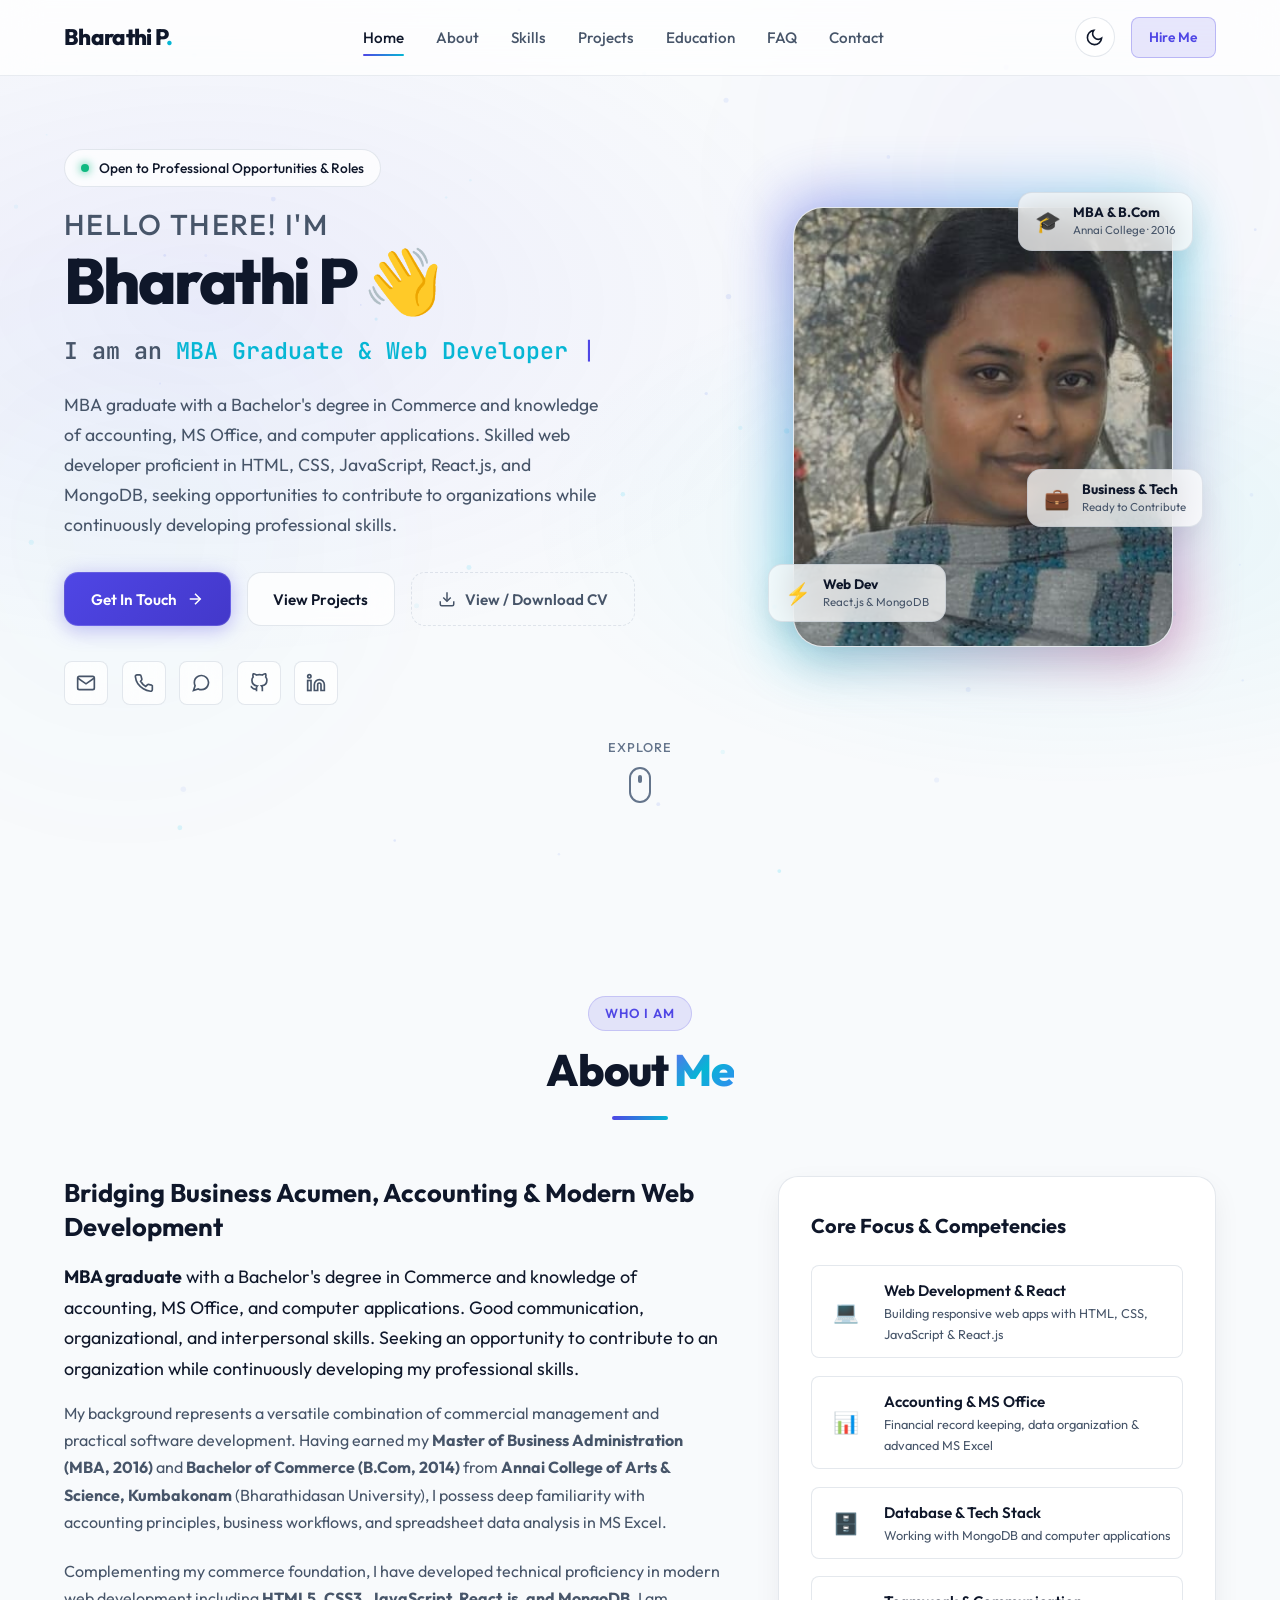
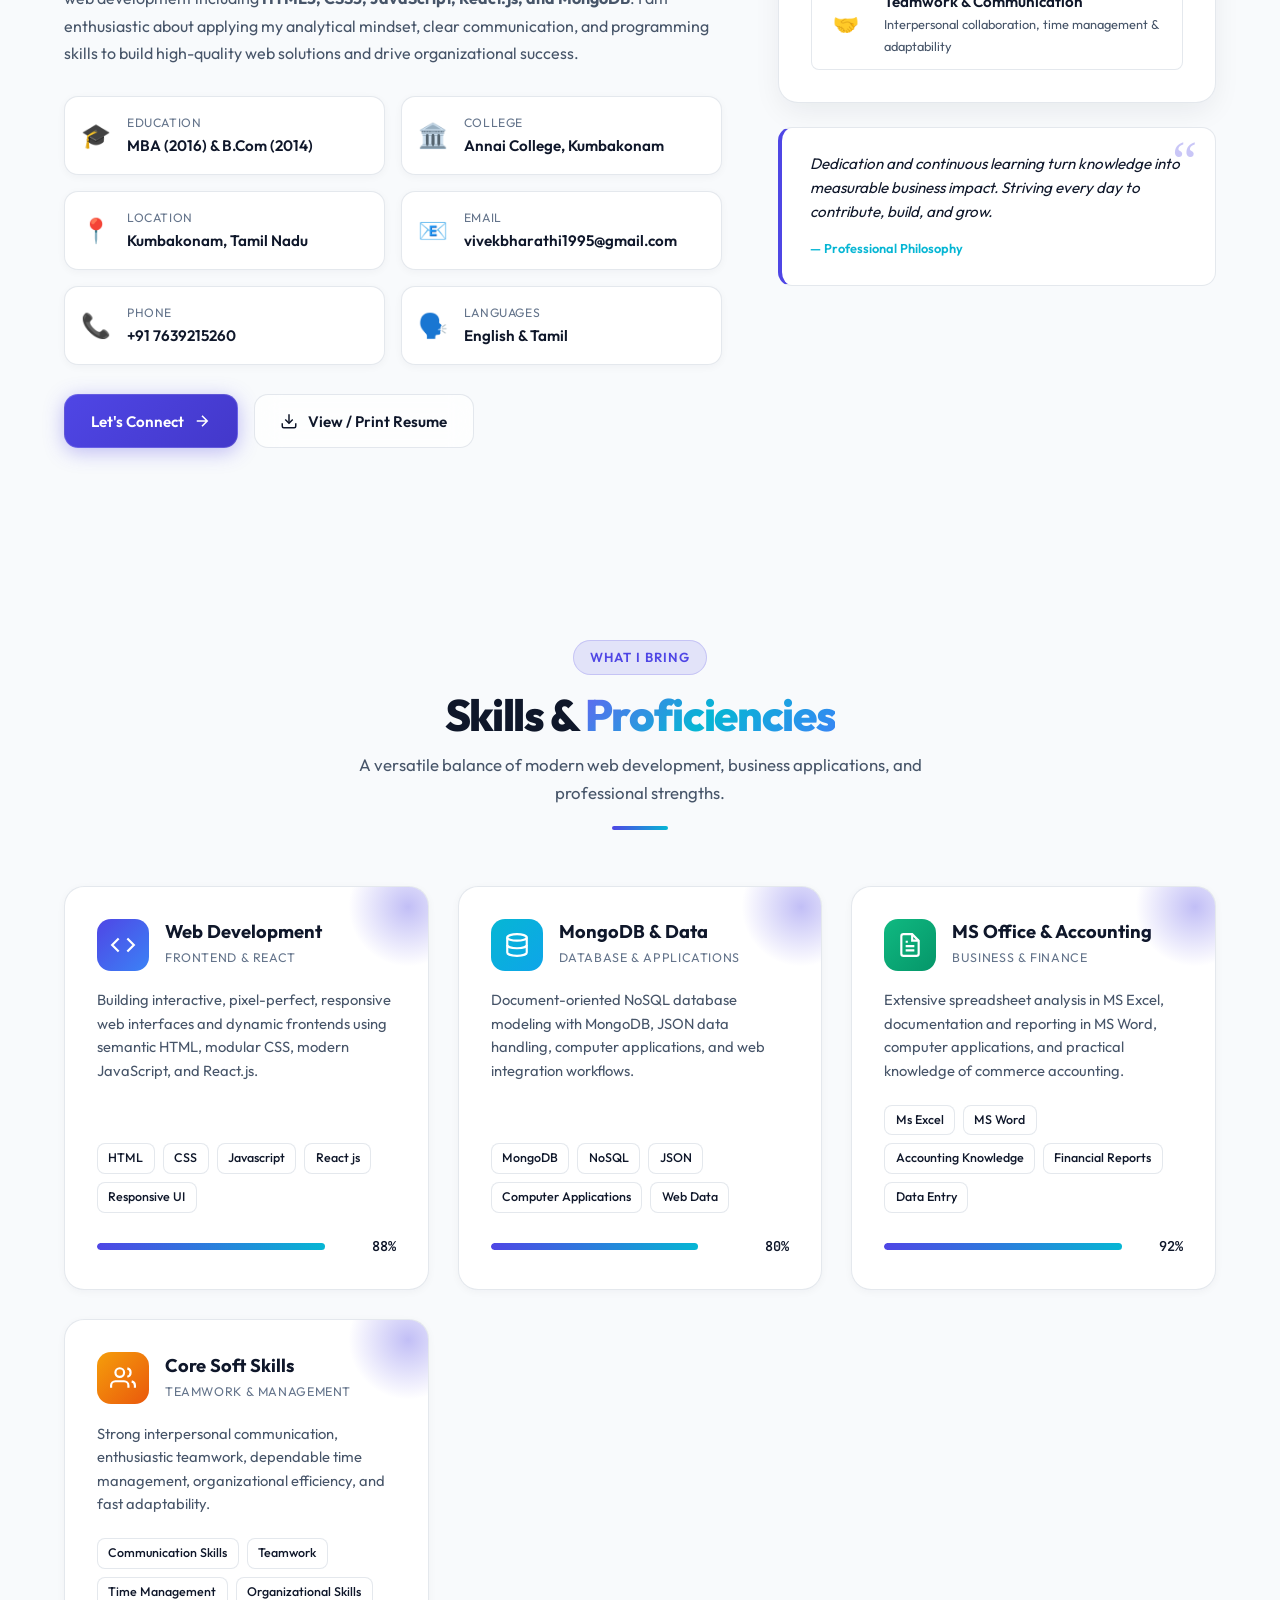
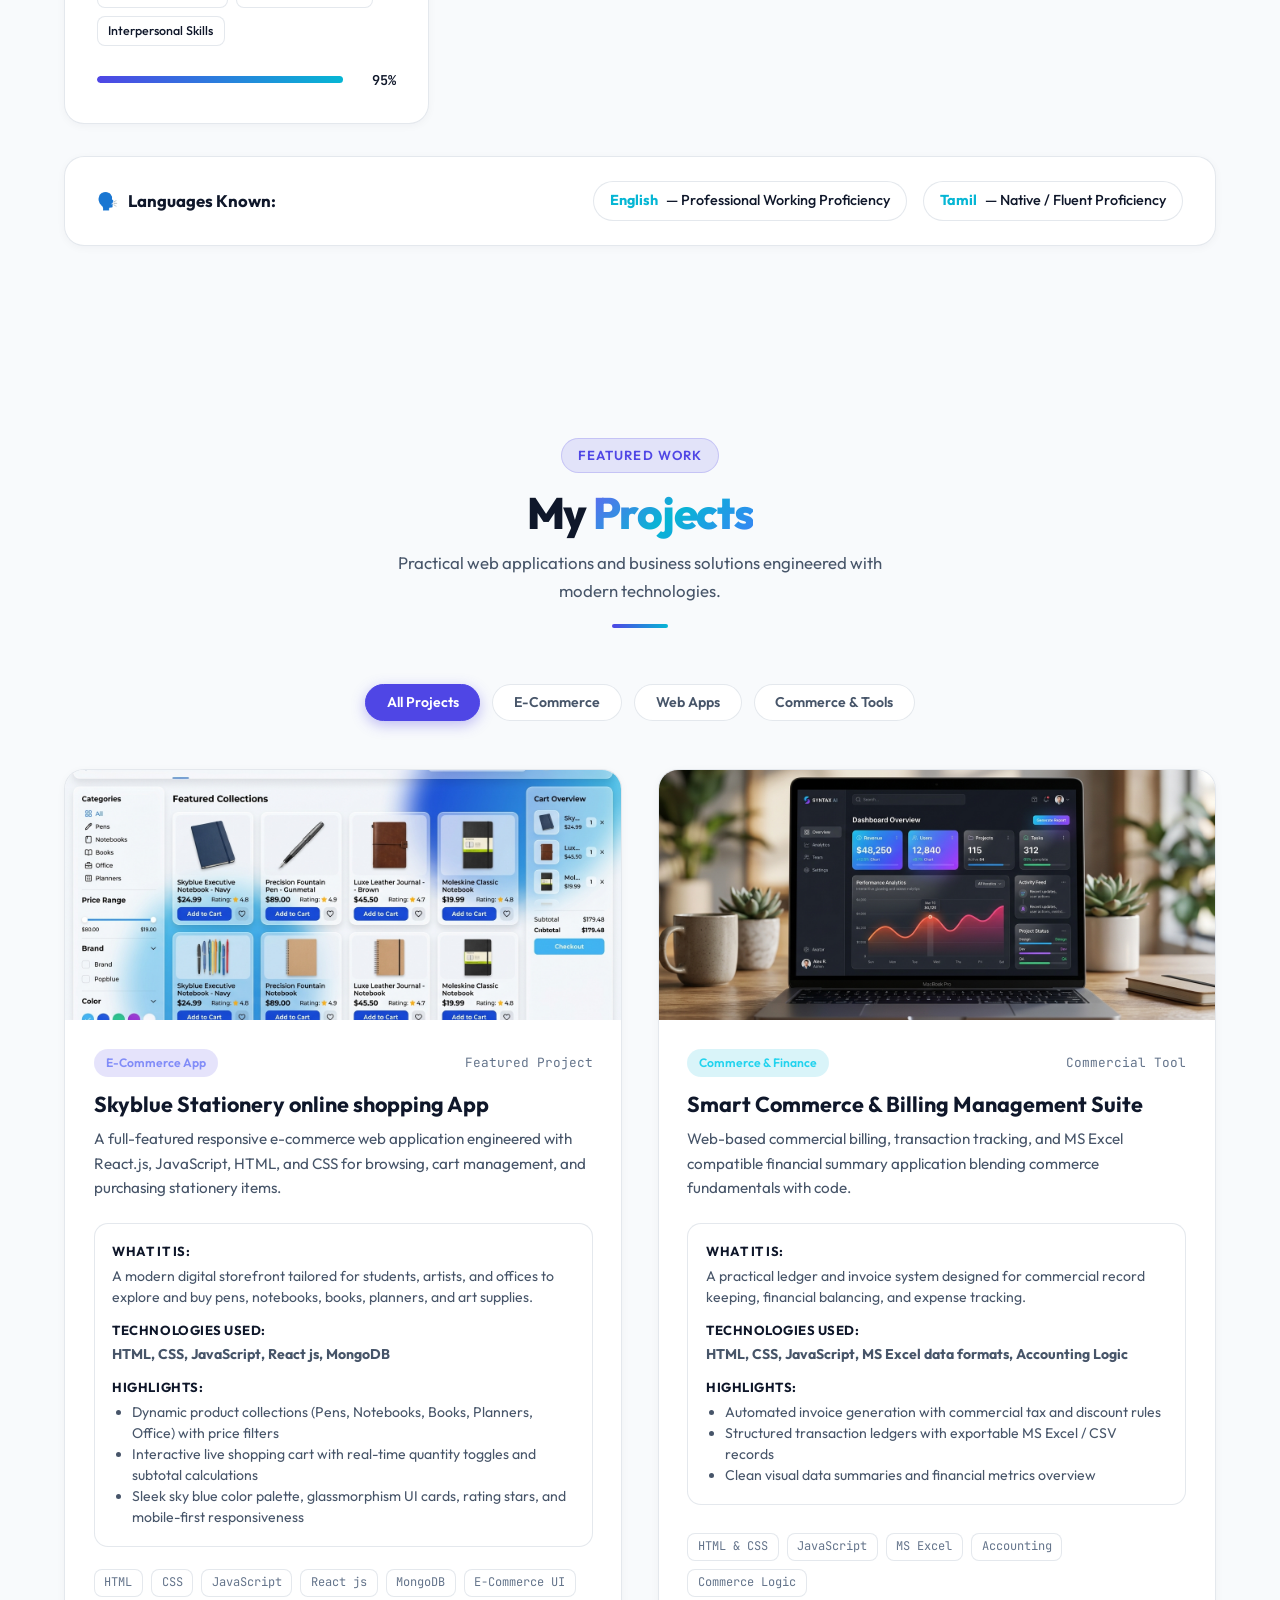
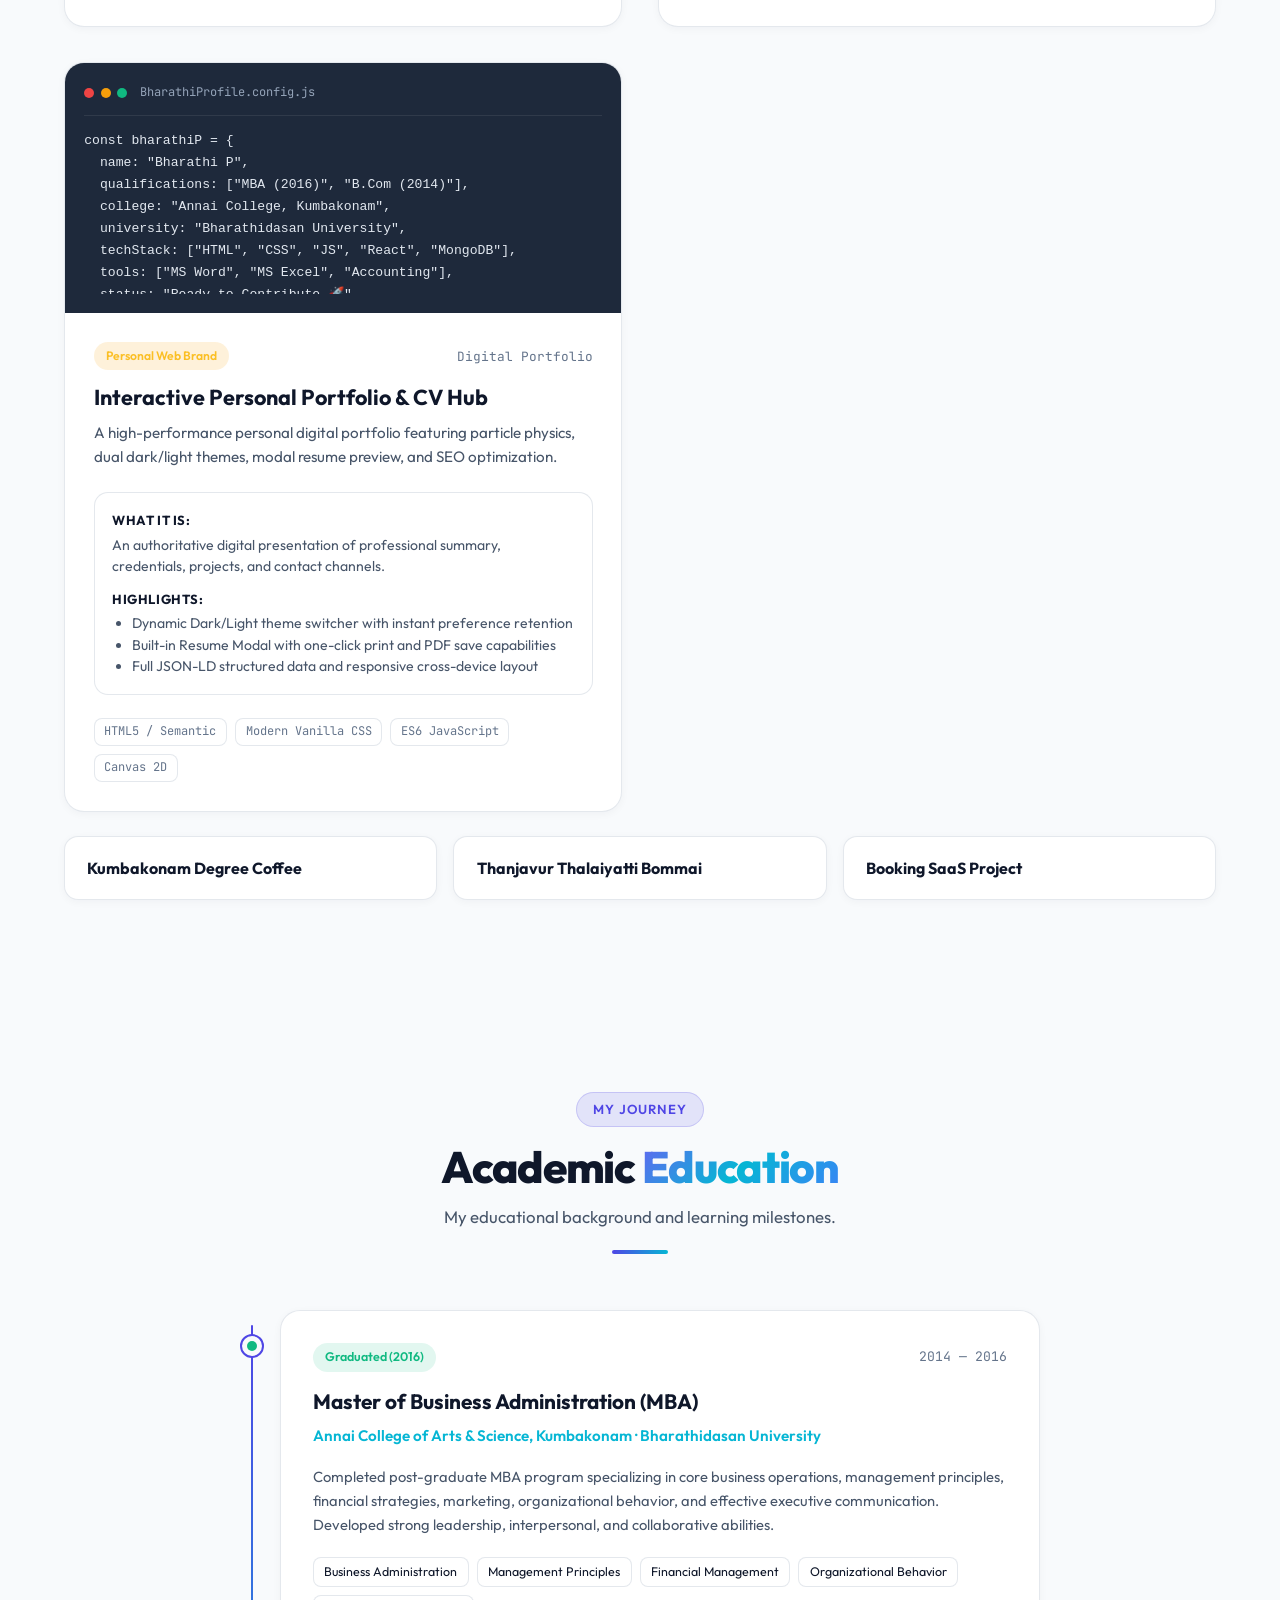
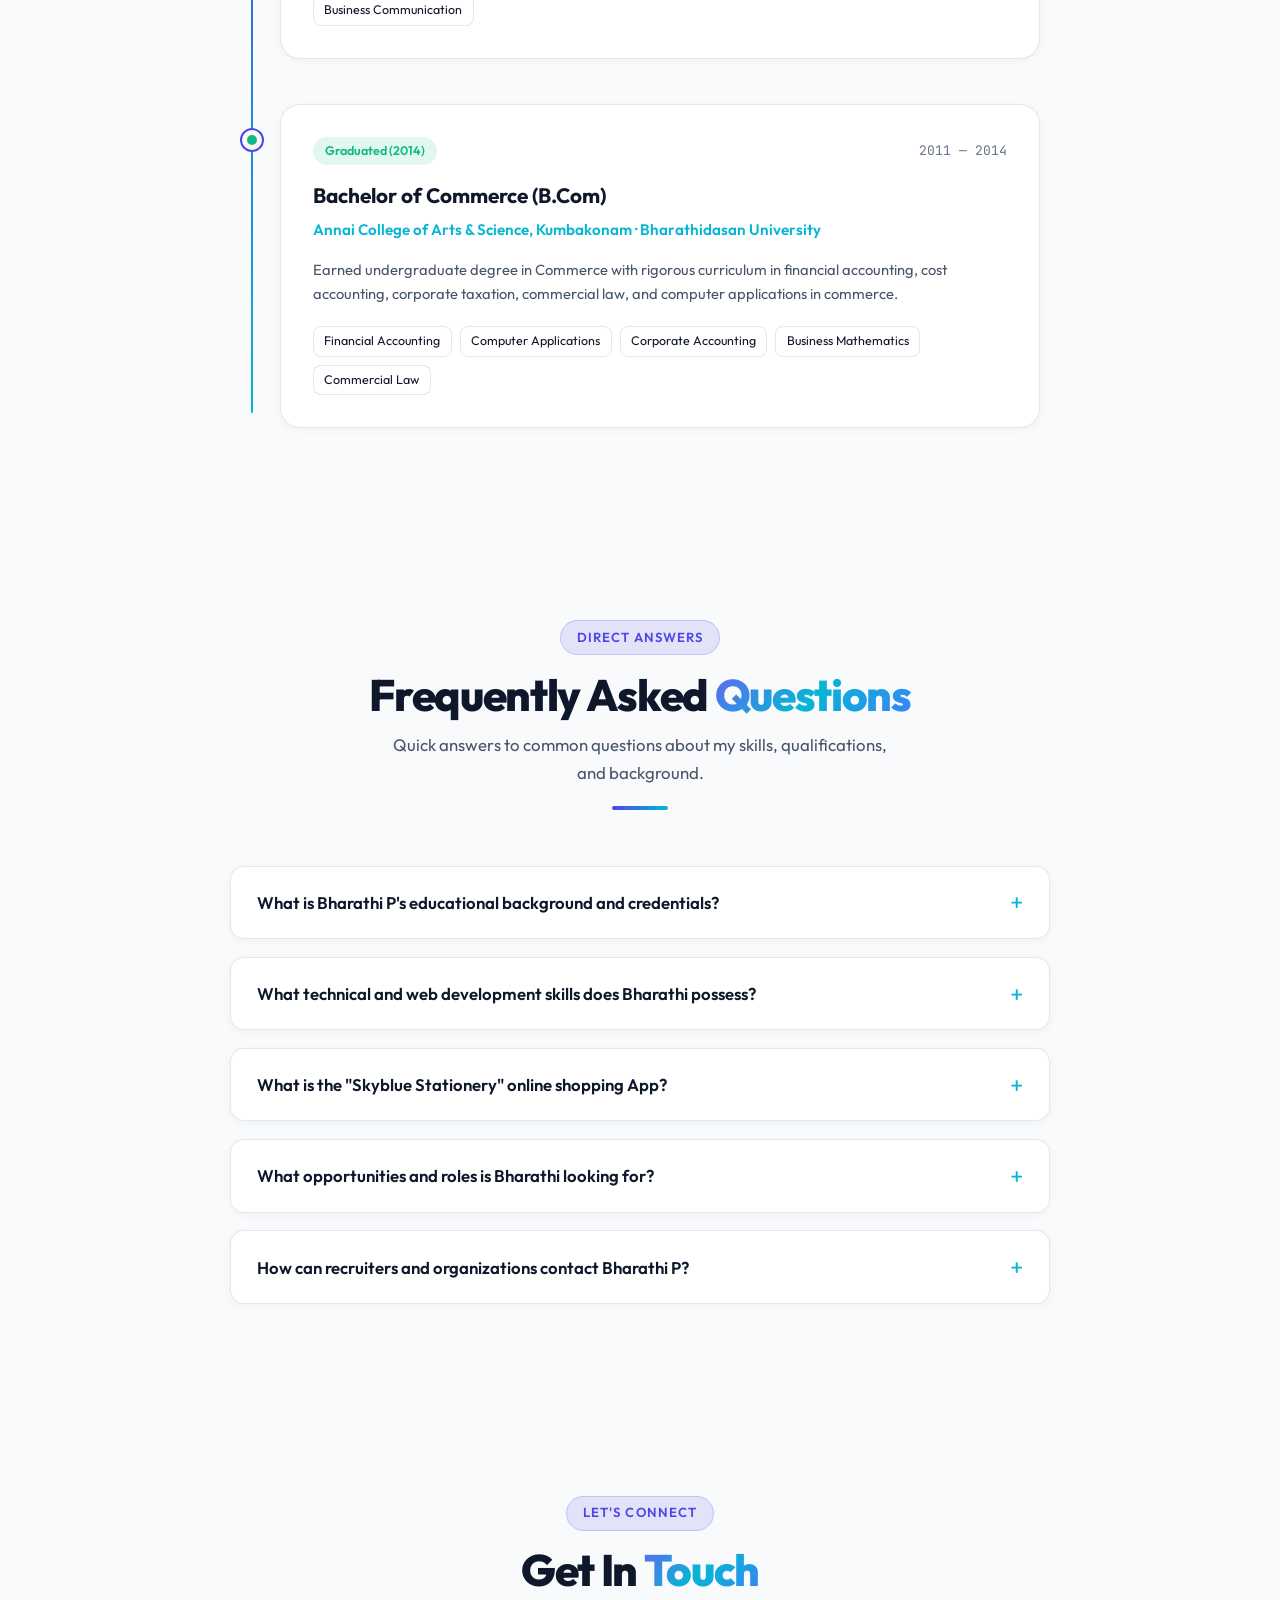
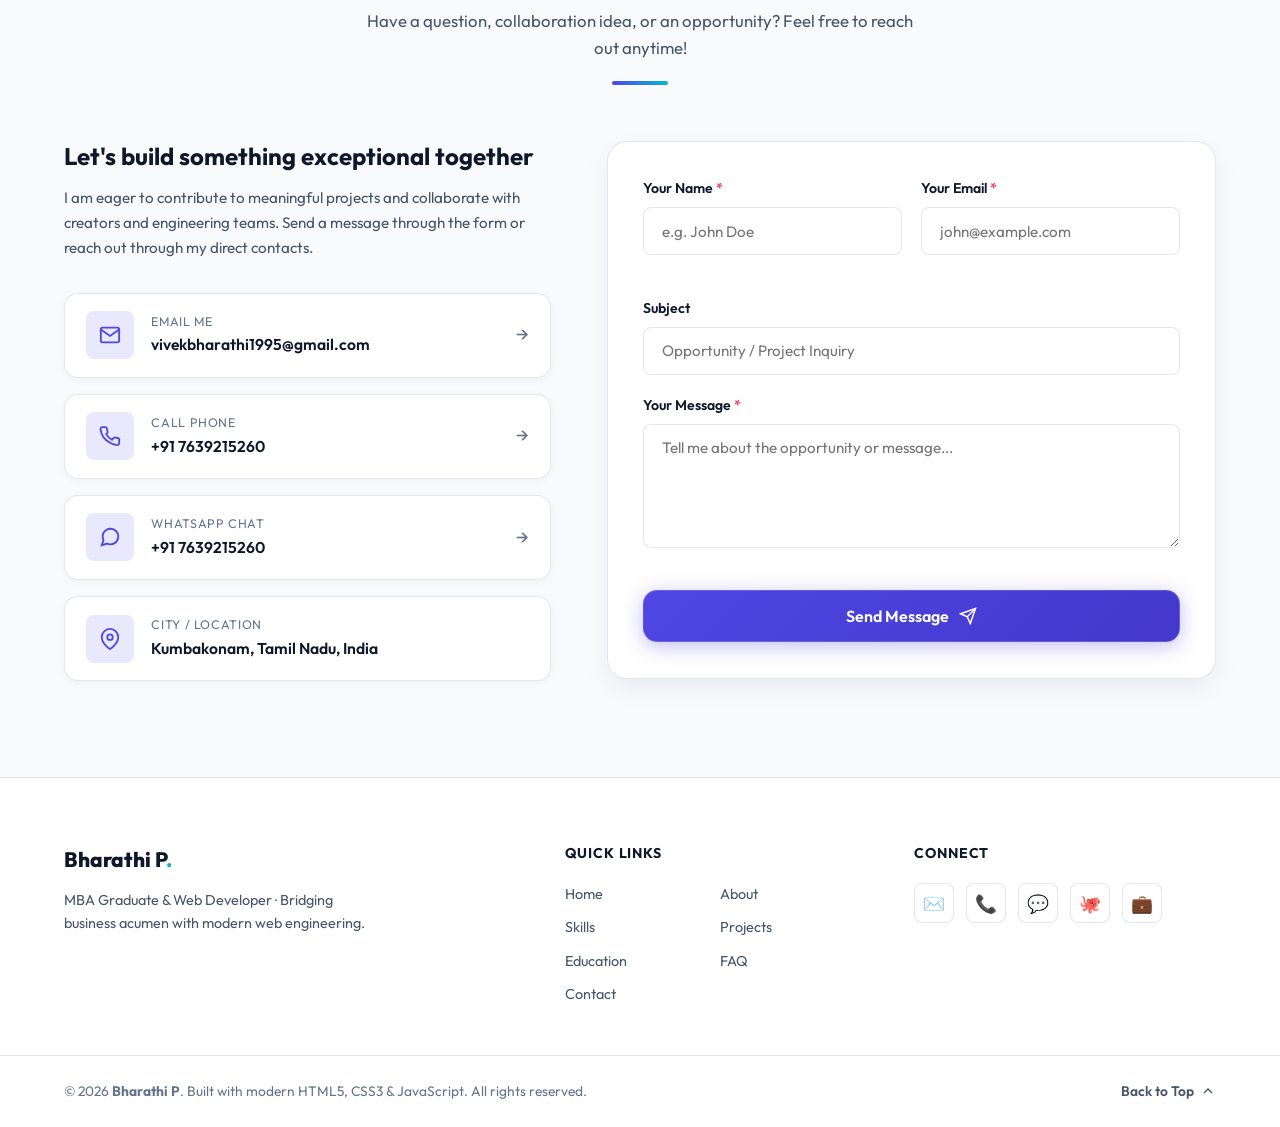
<file: index.html>
<!DOCTYPE html>
<html lang="en" data-theme="dark">

<head>
  <meta charset="UTF-8" />
  <meta name="viewport" content="width=device-width, initial-scale=1.0" />
  <title>Bharathi P | Web Developer &amp; MBA Graduate in Kumbakonam</title>

  <!-- Primary Meta Tags -->
  <meta name="title" content="Bharathi P | Web Developer &amp; MBA Graduate in Kumbakonam" />
  <meta name="description" content="Explore Bharathi P portfolio: a Kumbakonam web developer and MBA graduate skilled in HTML, CSS, JavaScript, React.js, MongoDB, MS Office, and accounting." />
  <meta name="keywords"
    content="Bharathi P, Bharathi, MBA Web Developer, React Developer, Frontend Developer, Kumbakonam Developer, HTML CSS JavaScript MongoDB, MS Office, Accounting" />
  <meta name="author" content="Bharathi P" />
  <meta name="robots" content="index, follow" />
  <link rel="canonical" href="https://pandiyanbharathi201994-crypto.github.io/portfolio/" />
  <!-- Open Graph / Social Meta Tags -->
  <meta property="og:type" content="website" />
  <meta property="og:url" content="https://pandiyanbharathi201994-crypto.github.io/portfolio/" />
  <meta property="og:title" content="Bharathi P | Web Developer &amp; MBA Graduate in Kumbakonam" />
  <meta property="og:description" content="Explore Bharathi P portfolio: a Kumbakonam web developer and MBA graduate skilled in HTML, CSS, JavaScript, React.js, MongoDB, MS Office, and accounting." />
  <meta property="og:image" content="https://pandiyanbharathi201994-crypto.github.io/portfolio/bharathi-profile.jpg" />
  <meta property="og:image:alt" content="Bharathi P — MBA Graduate &amp; Web Developer" />
  <meta property="og:locale" content="en_IN" />
  <meta name="twitter:card" content="summary" />
  <meta name="twitter:title" content="Bharathi P | Web Developer &amp; MBA Graduate in Kumbakonam" />
  <meta name="twitter:description" content="Explore Bharathi P portfolio: a Kumbakonam web developer and MBA graduate skilled in HTML, CSS, JavaScript, React.js, MongoDB, MS Office, and accounting." />
  <meta name="twitter:image" content="https://pandiyanbharathi201994-crypto.github.io/portfolio/bharathi-profile.jpg" />

  <!-- Google Fonts: Outfit & JetBrains Mono -->
  <link rel="preconnect" href="https://fonts.googleapis.com" />
  <link rel="preconnect" href="https://fonts.gstatic.com" crossorigin />
  <link
    href="https://fonts.googleapis.com/css2?family=JetBrains+Mono:wght@400;500;600&family=Outfit:wght@300;400;500;600;700;800;900&display=swap"
    rel="stylesheet" />

  <!-- Stylesheet -->
  <link rel="stylesheet" href="style.css" />

  <!-- Structured Data (JSON-LD) for SEO / AEO -->
  <script type="application/ld+json">
  {
    "@context": "https://schema.org",
    "@type": "Person",
    "name": "Bharathi P",
    "jobTitle": "MBA Graduate & Web Developer",
    "description": "MBA graduate with a Bachelor's degree in Commerce and knowledge of accounting, MS Office, and computer applications. Skilled in HTML, CSS, JavaScript, React.js, and MongoDB.",
    "email": "vivekbharathi1995@gmail.com",
    "telephone": "+91-7639215260",
    "address": {
      "@type": "PostalAddress",
      "addressLocality": "Kumbakonam",
      "addressRegion": "Tamil Nadu",
      "addressCountry": "India"
    },
    "alumniOf": [
      {
        "@type": "EducationalOrganization",
        "name": "Annai College of Arts & Science, Kumbakonam (Bharathidasan University)"
      }
    ],
    "knowsAbout": [
      "Web Development",
      "HTML5",
      "CSS3",
      "JavaScript",
      "React.js",
      "MongoDB",
      "MS Word",
      "MS Excel",
      "Accounting",
      "Computer Applications",
      "Communication Skills",
      "Teamwork",
      "Time Management"
    ]
  }
  </script>
</head>

<body>

  <!-- Particle Background Canvas -->
  <canvas id="particleCanvas" aria-hidden="true"></canvas>

  <!-- Ambient Background Glow Gradients -->
  <div class="ambient-glow glow-1" aria-hidden="true"></div>
  <div class="ambient-glow glow-2" aria-hidden="true"></div>

  <!-- ==================== HEADER & NAVBAR ==================== -->
  <header class="header">
    <nav class="navbar" id="navbar" aria-label="Main Navigation">
      <div class="nav-logo">
        <a href="#home" class="logo-link" id="nav-logo-link">
          
          <span class="logo-text">Bharathi P<span class="accent-dot">.</span></span>
        </a>
      </div>

      <ul class="nav-links" id="navLinks">
        <li><a href="#home" class="nav-link active" data-section="home">Home</a></li>
        <li><a href="#about" class="nav-link" data-section="about">About</a></li>
        <li><a href="#skills" class="nav-link" data-section="skills">Skills</a></li>
        <li><a href="#projects" class="nav-link" data-section="projects">Projects</a></li>
        <li><a href="#education" class="nav-link" data-section="education">Education</a></li>
        <li><a href="#faq" class="nav-link" data-section="faq">FAQ</a></li>
        <li><a href="#contact" class="nav-link" data-section="contact">Contact</a></li>
      </ul>

      <div class="nav-actions">
        <!-- Theme Toggle Button -->
        <button class="theme-toggle-btn" id="themeToggleBtn" aria-label="Toggle Theme" title="Switch Theme">
          <svg class="sun-icon" viewBox="0 0 24 24" fill="none" stroke="currentColor" stroke-width="2"
            aria-hidden="true">
            <circle cx="12" cy="12" r="5"></circle>
            <line x1="12" y1="1" x2="12" y2="3"></line>
            <line x1="12" y1="21" x2="12" y2="23"></line>
            <line x1="4.22" y1="4.22" x2="5.64" y2="5.64"></line>
            <line x1="18.36" y1="18.36" x2="19.78" y2="19.78"></line>
            <line x1="1" y1="12" x2="3" y2="12"></line>
            <line x1="21" y1="12" x2="23" y2="12"></line>
            <line x1="4.22" y1="19.78" x2="5.64" y2="18.36"></line>
            <line x1="18.36" y1="5.64" x2="19.78" y2="4.22"></line>
          </svg>
          <svg class="moon-icon" viewBox="0 0 24 24" fill="none" stroke="currentColor" stroke-width="2"
            aria-hidden="true">
            <path d="M21 12.79A9 9 0 1 1 11.21 3 7 7 0 0 0 21 12.79z"></path>
          </svg>
        </button>

        <a href="#contact" class="btn btn-sm btn-nav-cta" id="nav-cta-btn">Hire Me</a>

        <!-- Mobile Menu Hamburger -->
        <button class="hamburger" id="hamburger" aria-label="Toggle Navigation Menu">
          <span></span>
          <span></span>
          <span></span>
        </button>
      </div>
    </nav>
  </header>

  <!-- ==================== MAIN CONTENT ==================== -->
  <main>

    <!-- ===== HERO SECTION ===== -->
    <section class="hero-section" id="home" aria-label="Hero Section">
      <div class="hero-container">

        <div class="hero-content">
          <!-- Availability Badge -->
          <div class="hero-badge reveal-item">
            <span class="badge-beacon"></span>
            <span>Open to Professional Opportunities &amp; Roles</span>
          </div>

          <!-- Greeting & Name -->
          <h1 class="hero-title reveal-item">
            <span class="greeting-sub">Hello there! I'm</span>
            <span class="name-display">Bharathi P <span class="wave-emoji">👋</span></span>
          </h1>

          <!-- Typed Dynamic Role -->
          <div class="hero-role reveal-item">
            <span class="role-lead">I am an </span>
            <span class="typed-text" id="typedText"></span>
            <span class="cursor-blink">|</span>
          </div>

          <!-- Bio Description -->
          <p class="hero-desc reveal-item">
            MBA graduate with a Bachelor's degree in Commerce and knowledge of accounting, MS Office, and computer applications. Skilled web developer proficient in HTML, CSS, JavaScript, React.js, and MongoDB, seeking opportunities to contribute to organizations while continuously developing professional skills.
          </p>

          <!-- Action Buttons -->
          <div class="hero-actions reveal-item">
            <a href="#contact" class="btn btn-primary" id="hero-contact-btn">
              <span>Get In Touch</span>
              <svg viewBox="0 0 24 24" fill="none" stroke="currentColor" stroke-width="2" aria-hidden="true">
                <line x1="5" y1="12" x2="19" y2="12"></line>
                <polyline points="12 5 19 12 12 19"></polyline>
              </svg>
            </a>
            <a href="#projects" class="btn btn-outline" id="hero-projects-btn">
              <span>View Projects</span>
            </a>
            <button class="btn btn-ghost open-resume-btn" id="hero-resume-btn" type="button">
              <svg viewBox="0 0 24 24" fill="none" stroke="currentColor" stroke-width="2" aria-hidden="true">
                <path d="M21 15v4a2 2 0 0 1-2 2H5a2 2 0 0 1-2-2v-4"></path>
                <polyline points="7 10 12 15 17 10"></polyline>
                <line x1="12" y1="15" x2="12" y2="3"></line>
              </svg>
              <span>View / Download CV</span>
            </button>
          </div>

          <!-- Social Links -->
          <div class="hero-socials reveal-item">
            <a href="mailto:vivekbharathi1995@gmail.com" class="social-link" id="hero-email" title="Send Email"
              aria-label="Send Email">
              <svg viewBox="0 0 24 24" fill="none" stroke="currentColor" stroke-width="2" aria-hidden="true">
                <path d="M4 4h16c1.1 0 2 .9 2 2v12c0 1.1-.9 2-2 2H4c-1.1 0-2-.9-2-2V6c0-1.1.9-2 2-2z"></path>
                <polyline points="22,6 12,13 2,6"></polyline>
              </svg>
            </a>
            <a href="tel:+917639215260" class="social-link" id="hero-phone" title="Call Me" aria-label="Call Me">
              <svg viewBox="0 0 24 24" fill="none" stroke="currentColor" stroke-width="2" aria-hidden="true">
                <path
                  d="M22 16.92v3a2 2 0 0 1-2.18 2 19.79 19.79 0 0 1-8.63-3.07A19.5 19.5 0 0 1 4.69 13a19.79 19.79 0 0 1-3.07-8.67A2 2 0 0 1 3.6 2.23h3a2 2 0 0 1 2 1.72 12.84 12.84 0 0 0 .7 2.81 2 2 0 0 1-.45 2.11L7.91 9.91a16 16 0 0 0 6.18 6.18l1.94-1.94a2 2 0 0 1 2.11-.45 12.84 12.84 0 0 0 2.81.7A2 2 0 0 1 22 16.92z">
                </path>
              </svg>
            </a>
            <a href="https://wa.me/917639215260" target="_blank" rel="noopener noreferrer" class="social-link" id="hero-whatsapp"
              title="WhatsApp Message" aria-label="WhatsApp Message">
              <svg viewBox="0 0 24 24" fill="none" stroke="currentColor" stroke-width="2" aria-hidden="true">
                <path
                  d="M21 11.5a8.38 8.38 0 0 1-.9 3.8 8.5 8.5 0 0 1-7.6 4.7 8.38 8.38 0 0 1-3.8-.9L3 21l1.9-5.7a8.38 8.38 0 0 1-.9-3.8 8.5 8.5 0 0 1 4.7-7.6 8.38 8.38 0 0 1 3.8-.9h.5a8.48 8.48 0 0 1 8 8v.5z">
                </path>
              </svg>
            </a>
            <a href="https://github.com" target="_blank" rel="noopener noreferrer" class="social-link" id="hero-github"
              title="GitHub Profile" aria-label="GitHub Profile">
              <svg viewBox="0 0 24 24" fill="none" stroke="currentColor" stroke-width="2" aria-hidden="true">
                <path
                  d="M9 19c-5 1.5-5-2.5-7-3m14 6v-3.87a3.37 3.37 0 0 0-.94-2.61c3.14-.35 6.44-1.54 6.44-7A5.44 5.44 0 0 0 20 4.77 5.07 5.07 0 0 0 19.91 1S18.73.65 16 2.48a13.38 13.38 0 0 0-7 0C6.27.65 5.09 1 5.09 1A5.07 5.07 0 0 0 5 4.77a5.44 5.44 0 0 0-1.5 3.78c0 5.42 3.3 6.61 6.44 7A3.37 3.37 0 0 0 9 18.13V22">
                </path>
              </svg>
            </a>
            <a href="https://linkedin.com" target="_blank" rel="noopener noreferrer" class="social-link"
              id="hero-linkedin" title="LinkedIn Profile" aria-label="LinkedIn Profile">
              <svg viewBox="0 0 24 24" fill="none" stroke="currentColor" stroke-width="2" aria-hidden="true">
                <path d="M16 8a6 6 0 0 1 6 6v7h-4v-7a2 2 0 0 0-2-2 2 2 0 0 0-2 2v7h-4v-7a6 6 0 0 1 6-6z"></path>
                <rect x="2" y="9" width="4" height="12"></rect>
                <circle cx="4" cy="4" r="2"></circle>
              </svg>
            </a>
          </div>
        </div>

        <!-- Hero Avatar Showcase with 3D Tilt -->
        <div class="hero-visual reveal-item">
          <div class="avatar-card-container" id="avatarCard">
            <div class="avatar-glow-ring"></div>
            <div class="avatar-frame">
              <img src="bharathi-profile.jpg" alt="Bharathi P - MBA Graduate &amp; Web Developer"
                class="avatar-image" id="hero-avatar-img" />
            </div>

            <!-- Floating Badge 1: Degree -->
            <div class="floating-badge badge-top-right">
              <span class="f-badge-icon">🎓</span>
              <div class="f-badge-text">
                <span class="f-badge-title">MBA &amp; B.Com</span>
                <span class="f-badge-sub">Annai College · 2016</span>
              </div>
            </div>

            <!-- Floating Badge 2: Web Dev -->
            <div class="floating-badge badge-bottom-left">
              <span class="f-badge-icon">⚡</span>
              <div class="f-badge-text">
                <span class="f-badge-title">Web Dev</span>
                <span class="f-badge-sub">React.js &amp; MongoDB</span>
              </div>
            </div>

            <!-- Floating Badge 3: Status -->
            <div class="floating-badge badge-side-right">
              <span class="f-badge-icon">💼</span>
              <div class="f-badge-text">
                <span class="f-badge-title">Business &amp; Tech</span>
                <span class="f-badge-sub">Ready to Contribute</span>
              </div>
            </div>
          </div>
        </div>

      </div>

      <!-- Scroll Indicator -->
      <a href="#about" class="scroll-down-indicator" aria-label="Scroll to About Section">
        <span>Explore</span>
        <div class="mouse-icon">
          <div class="mouse-wheel"></div>
        </div>
      </a>
    </section>

    <!-- ===== ABOUT SECTION ===== -->
    <section class="section about-section" id="about" aria-label="About Section">
      <div class="container">

        <div class="section-heading text-center reveal-item">
          <span class="section-tag">Who I Am</span>
          <h2 class="section-title">About <span class="gradient-text">Me</span></h2>
          <div class="title-underline"></div>
        </div>

        <div class="about-grid">
          <!-- Left: Narrative & Details -->
          <div class="about-bio-wrap reveal-item">
            <h3 class="about-subheading">Bridging Business Acumen, Accounting &amp; Modern Web Development</h3>
            <p class="about-text-lead">
              <strong>MBA graduate</strong> with a Bachelor's degree in Commerce and knowledge of accounting, MS Office, and computer applications. Good communication, organizational, and interpersonal skills. Seeking an opportunity to contribute to an organization while continuously developing my professional skills.
            </p>
            <p class="about-text-body">
              My background represents a versatile combination of commercial management and practical software development. Having earned my <strong>Master of Business Administration (MBA, 2016)</strong> and <strong>Bachelor of Commerce (B.Com, 2014)</strong> from <strong>Annai College of Arts &amp; Science, Kumbakonam</strong> (Bharathidasan University), I possess deep familiarity with accounting principles, business workflows, and spreadsheet data analysis in MS Excel.
            </p>
            <p class="about-text-body">
              Complementing my commerce foundation, I have developed technical proficiency in modern web development including <strong>HTML5, CSS3, JavaScript, React.js, and MongoDB</strong>. I am enthusiastic about applying my analytical mindset, clear communication, and programming skills to build high-quality web solutions and drive organizational success.
            </p>

            <!-- Quick Info Cards -->
            <div class="about-info-cards">
              <div class="info-card" id="info-degree">
                <div class="info-icon">🎓</div>
                <div class="info-content">
                  <span class="info-label">Education</span>
                  <span class="info-val">MBA (2016) &amp; B.Com (2014)</span>
                </div>
              </div>
              <div class="info-card" id="info-college">
                <div class="info-icon">🏛️</div>
                <div class="info-content">
                  <span class="info-label">College</span>
                  <span class="info-val">Annai College, Kumbakonam</span>
                </div>
              </div>
              <div class="info-card" id="info-location">
                <div class="info-icon">📍</div>
                <div class="info-content">
                  <span class="info-label">Location</span>
                  <span class="info-val">Kumbakonam, Tamil Nadu</span>
                </div>
              </div>
              <div class="info-card" id="info-email">
                <div class="info-icon">📧</div>
                <div class="info-content">
                  <span class="info-label">Email</span>
                  <span class="info-val">vivekbharathi1995@gmail.com</span>
                </div>
              </div>
              <div class="info-card" id="info-phone">
                <div class="info-icon">📞</div>
                <div class="info-content">
                  <span class="info-label">Phone</span>
                  <span class="info-val">+91 7639215260</span>
                </div>
              </div>
              <div class="info-card" id="info-languages">
                <div class="info-icon">🗣️</div>
                <div class="info-content">
                  <span class="info-label">Languages</span>
                  <span class="info-val">English &amp; Tamil</span>
                </div>
              </div>
            </div>

            <!-- Resume Download Button -->
            <div class="about-cta-row">
              <a href="#contact" class="btn btn-primary" id="about-contact-btn">
                <span>Let's Connect</span>
                <svg viewBox="0 0 24 24" fill="none" stroke="currentColor" stroke-width="2" aria-hidden="true">
                  <path d="M5 12h14M12 5l7 7-7 7"></path>
                </svg>
              </a>
              <button class="btn btn-outline open-resume-btn" id="cvDownloadBtn" type="button">
                <svg viewBox="0 0 24 24" fill="none" stroke="currentColor" stroke-width="2" aria-hidden="true">
                  <path d="M21 15v4a2 2 0 0 1-2 2H5a2 2 0 0 1-2-2v-4"></path>
                  <polyline points="7 10 12 15 17 10"></polyline>
                  <line x1="12" y1="15" x2="12" y2="3"></line>
                </svg>
                <span>View / Print Resume</span>
              </button>
            </div>
          </div>

          <!-- Right: Interests & Quote -->
          <div class="about-side-wrap reveal-item">
            <div class="interests-card">
              <h4 class="interests-card-title">Core Focus &amp; Competencies</h4>
              <div class="interests-list">
                <div class="interest-item" id="interest-web">
                  <div class="interest-icon-box">💻</div>
                  <div class="interest-details">
                    <span class="interest-name">Web Development &amp; React</span>
                    <span class="interest-desc">Building responsive web apps with HTML, CSS, JavaScript &amp; React.js</span>
                  </div>
                </div>

                <div class="interest-item" id="interest-accounting">
                  <div class="interest-icon-box">📊</div>
                  <div class="interest-details">
                    <span class="interest-name">Accounting &amp; MS Office</span>
                    <span class="interest-desc">Financial record keeping, data organization &amp; advanced MS Excel</span>
                  </div>
                </div>

                <div class="interest-item" id="interest-database">
                  <div class="interest-icon-box">🗄️</div>
                  <div class="interest-details">
                    <span class="interest-name">Database &amp; Tech Stack</span>
                    <span class="interest-desc">Working with MongoDB and computer applications</span>
                  </div>
                </div>

                <div class="interest-item" id="interest-team">
                  <div class="interest-icon-box">🤝</div>
                  <div class="interest-details">
                    <span class="interest-name">Teamwork &amp; Communication</span>
                    <span class="interest-desc">Interpersonal collaboration, time management &amp; adaptability</span>
                  </div>
                </div>
              </div>
            </div>

            <!-- Quote Box -->
            <div class="quote-card">
              <div class="quote-icon" aria-hidden="true">“</div>
              <p class="quote-text">
                Dedication and continuous learning turn knowledge into measurable business impact. Striving every day to contribute, build, and grow.
              </p>
              <span class="quote-author">— Professional Philosophy</span>
            </div>
          </div>
        </div>

      </div>
    </section>

    <!-- ===== SKILLS SECTION ===== -->
    <section class="section skills-section" id="skills" aria-label="Skills Section">
      <div class="container">

        <div class="section-heading text-center reveal-item">
          <span class="section-tag">What I Bring</span>
          <h2 class="section-title">Skills &amp; <span class="gradient-text">Proficiencies</span></h2>
          <p class="section-desc">A versatile balance of modern web development, business applications, and professional strengths.</p>
          <div class="title-underline"></div>
        </div>

        <div class="skills-grid">

          <!-- Skill Card 1: Web Development -->
          <div class="skill-card reveal-item" id="skill-web-dev">
            <div class="skill-card-glow"></div>
            <div class="skill-header">
              <div class="skill-icon-gradient icon-blue">
                <svg viewBox="0 0 24 24" fill="none" stroke="currentColor" stroke-width="2" aria-hidden="true">
                  <polyline points="16 18 22 12 16 6"></polyline>
                  <polyline points="8 6 2 12 8 18"></polyline>
                </svg>
              </div>
              <div>
                <h3 class="skill-title">Web Development</h3>
                <span class="skill-cat">Frontend &amp; React</span>
              </div>
            </div>
            <p class="skill-desc">
              Building interactive, pixel-perfect, responsive web interfaces and dynamic frontends using semantic HTML, modular CSS, modern JavaScript, and React.js.
            </p>
            <div class="skill-tags">
              <span class="tag">HTML</span>
              <span class="tag">CSS</span>
              <span class="tag">Javascript</span>
              <span class="tag">React js</span>
              <span class="tag">Responsive UI</span>
            </div>
            <div class="skill-progress-wrap">
              <div class="skill-progress-bar" data-level="88">
                <div class="skill-fill"></div>
              </div>
              <span class="skill-percent">88%</span>
            </div>
          </div>

          <!-- Skill Card 2: MongoDB & Applications -->
          <div class="skill-card reveal-item" id="skill-database">
            <div class="skill-card-glow"></div>
            <div class="skill-header">
              <div class="skill-icon-gradient icon-cyan">
                <svg viewBox="0 0 24 24" fill="none" stroke="currentColor" stroke-width="2" aria-hidden="true">
                  <ellipse cx="12" cy="5" rx="9" ry="3"></ellipse>
                  <path d="M21 12c0 1.66-4 3-9 3s-9-1.34-9-3"></path>
                  <path d="M3 5v14c0 1.66 4 3 9 3s9-1.34 9-3V5"></path>
                </svg>
              </div>
              <div>
                <h3 class="skill-title">MongoDB &amp; Data</h3>
                <span class="skill-cat">Database &amp; Applications</span>
              </div>
            </div>
            <p class="skill-desc">
              Document-oriented NoSQL database modeling with MongoDB, JSON data handling, computer applications, and web integration workflows.
            </p>
            <div class="skill-tags">
              <span class="tag">MongoDB</span>
              <span class="tag">NoSQL</span>
              <span class="tag">JSON</span>
              <span class="tag">Computer Applications</span>
              <span class="tag">Web Data</span>
            </div>
            <div class="skill-progress-wrap">
              <div class="skill-progress-bar" data-level="80">
                <div class="skill-fill"></div>
              </div>
              <span class="skill-percent">80%</span>
            </div>
          </div>

          <!-- Skill Card 3: MS Office & Accounting -->
          <div class="skill-card reveal-item" id="skill-office-accounting">
            <div class="skill-card-glow"></div>
            <div class="skill-header">
              <div class="skill-icon-gradient icon-emerald">
                <svg viewBox="0 0 24 24" fill="none" stroke="currentColor" stroke-width="2" aria-hidden="true">
                  <path d="M14 2H6a2 2 0 0 0-2 2v16a2 2 0 0 0 2 2h12a2 2 0 0 0 2-2V8z"></path>
                  <polyline points="14 2 14 8 20 8"></polyline>
                  <line x1="16" y1="13" x2="8" y2="13"></line>
                  <line x1="16" y1="17" x2="8" y2="17"></line>
                  <polyline points="10 9 9 9 8 9"></polyline>
                </svg>
              </div>
              <div>
                <h3 class="skill-title">MS Office &amp; Accounting</h3>
                <span class="skill-cat">Business &amp; Finance</span>
              </div>
            </div>
            <p class="skill-desc">
              Extensive spreadsheet analysis in MS Excel, documentation and reporting in MS Word, computer applications, and practical knowledge of commerce accounting.
            </p>
            <div class="skill-tags">
              <span class="tag">Ms Excel</span>
              <span class="tag">MS Word</span>
              <span class="tag">Accounting Knowledge</span>
              <span class="tag">Financial Reports</span>
              <span class="tag">Data Entry</span>
            </div>
            <div class="skill-progress-wrap">
              <div class="skill-progress-bar" data-level="92">
                <div class="skill-fill"></div>
              </div>
              <span class="skill-percent">92%</span>
            </div>
          </div>

          <!-- Skill Card 4: Professional & Soft Skills -->
          <div class="skill-card reveal-item" id="skill-soft-skills">
            <div class="skill-card-glow"></div>
            <div class="skill-header">
              <div class="skill-icon-gradient icon-amber">
                <svg viewBox="0 0 24 24" fill="none" stroke="currentColor" stroke-width="2" aria-hidden="true">
                  <path d="M17 21v-2a4 4 0 0 0-4-4H5a4 4 0 0 0-4 4v2"></path>
                  <circle cx="9" cy="7" r="4"></circle>
                  <path d="M23 21v-2a4 4 0 0 0-3-3.87"></path>
                  <path d="M16 3.13a4 4 0 0 1 0 7.75"></path>
                </svg>
              </div>
              <div>
                <h3 class="skill-title">Core Soft Skills</h3>
                <span class="skill-cat">Teamwork &amp; Management</span>
              </div>
            </div>
            <p class="skill-desc">
              Strong interpersonal communication, enthusiastic teamwork, dependable time management, organizational efficiency, and fast adaptability.
            </p>
            <div class="skill-tags">
              <span class="tag">Communication Skills</span>
              <span class="tag">Teamwork</span>
              <span class="tag">Time Management</span>
              <span class="tag">Organizational Skills</span>
              <span class="tag">Interpersonal Skills</span>
            </div>
            <div class="skill-progress-wrap">
              <div class="skill-progress-bar" data-level="95">
                <div class="skill-fill"></div>
              </div>
              <span class="skill-percent">95%</span>
            </div>
          </div>

        </div>

        <!-- Languages Strip -->
        <div class="languages-strip reveal-item">
          <div class="languages-title">
            <span>🗣️</span>
            <span>Languages Known:</span>
          </div>
          <div class="languages-list">
            <span class="lang-badge"><strong>English</strong> — Professional Working Proficiency</span>
            <span class="lang-badge"><strong>Tamil</strong> — Native / Fluent Proficiency</span>
          </div>
        </div>

      </div>
    </section>

    <!-- ===== PROJECTS SECTION ===== -->
    <section class="section projects-section" id="projects" aria-label="Projects Section">
      <div class="container">
        <div class="section-heading text-center reveal-item">
          <span class="section-tag">Featured Work</span>
          <h2 class="section-title">My <span class="gradient-text">Projects</span></h2>
          <p class="section-desc">Practical web applications and business solutions engineered with modern technologies.</p>
          <div class="title-underline"></div>
        </div>

        <!-- Project Filter Buttons -->
        <div class="project-filters reveal-item">
          <button class="filter-btn active" data-filter="all">All Projects</button>
          <button class="filter-btn" data-filter="ecommerce">E-Commerce</button>
          <button class="filter-btn" data-filter="web">Web Apps</button>
          <button class="filter-btn" data-filter="commerce">Commerce &amp; Tools</button>
        </div>

        <div class="projects-grid">

          <!-- Project 1: Skyblue Stationery Online Shopping App -->
          <article class="project-card reveal-item" data-category="ecommerce web" id="project-skyblue">
            <div class="project-image-wrap">
              <img src="skyblue_stationery.jpg" alt="Skyblue Stationery Online Shopping App Interface" class="project-img"
                loading="lazy" />
              <div class="project-overlay">
                <a href="#contact" class="btn btn-sm btn-primary project-action-btn">Live Preview</a>
                <a href="https://github.com" target="_blank" rel="noopener noreferrer"
                  class="btn btn-sm btn-outline project-action-btn">GitHub Repo</a>
              </div>
            </div>

            <div class="project-body">
              <div class="project-meta-row">
                <span class="project-badge badge-primary">E-Commerce App</span>
                <span class="project-year">Featured Project</span>
              </div>
              <h3 class="project-title">Skyblue Stationery online shopping App</h3>
              <p class="project-tagline">
                A full-featured responsive e-commerce web application engineered with React.js, JavaScript, HTML, and CSS for browsing, cart management, and purchasing stationery items.
              </p>

              <!-- Deep Details Breakdown -->
              <div class="project-specs">
                <div class="spec-row">
                  <span class="spec-label">What it is:</span>
                  <span class="spec-value">A modern digital storefront tailored for students, artists, and offices to explore and buy pens, notebooks, books, planners, and art supplies.</span>
                </div>
                <div class="spec-row">
                  <span class="spec-label">Technologies Used:</span>
                  <span class="spec-value"><strong>HTML, CSS, JavaScript, React js, MongoDB</strong></span>
                </div>
                <div class="spec-row">
                  <span class="spec-label">Highlights:</span>
                  <ul class="spec-list">
                    <li>Dynamic product collections (Pens, Notebooks, Books, Planners, Office) with price filters</li>
                    <li>Interactive live shopping cart with real-time quantity toggles and subtotal calculations</li>
                    <li>Sleek sky blue color palette, glassmorphism UI cards, rating stars, and mobile-first responsiveness</li>
                  </ul>
                </div>
              </div>

              <!-- Tech Stack Badges -->
              <div class="project-tech-tags">
                <span class="ptag">HTML</span>
                <span class="ptag">CSS</span>
                <span class="ptag">JavaScript</span>
                <span class="ptag">React js</span>
                <span class="ptag">MongoDB</span>
                <span class="ptag">E-Commerce UI</span>
              </div>
            </div>
          </article>

          <!-- Project 2: Smart Commerce & Billing Management Suite -->
          <article class="project-card reveal-item" data-category="commerce web" id="project-commerce-suite">
            <div class="project-image-wrap">
              <img src="project2.jpg" alt="Commercial Billing and Accounting Suite Web App" class="project-img"
                loading="lazy" />
              <div class="project-overlay">
                <a href="#contact" class="btn btn-sm btn-primary project-action-btn">Live Preview</a>
                <a href="https://github.com" target="_blank" rel="noopener noreferrer"
                  class="btn btn-sm btn-outline project-action-btn">GitHub Repo</a>
              </div>
            </div>

            <div class="project-body">
              <div class="project-meta-row">
                <span class="project-badge badge-cyan">Commerce &amp; Finance</span>
                <span class="project-year">Commercial Tool</span>
              </div>
              <h3 class="project-title">Smart Commerce &amp; Billing Management Suite</h3>
              <p class="project-tagline">
                Web-based commercial billing, transaction tracking, and MS Excel compatible financial summary application blending commerce fundamentals with code.
              </p>

              <!-- Deep Details Breakdown -->
              <div class="project-specs">
                <div class="spec-row">
                  <span class="spec-label">What it is:</span>
                  <span class="spec-value">A practical ledger and invoice system designed for commercial record keeping, financial balancing, and expense tracking.</span>
                </div>
                <div class="spec-row">
                  <span class="spec-label">Technologies Used:</span>
                  <span class="spec-value"><strong>HTML, CSS, JavaScript, MS Excel data formats, Accounting Logic</strong></span>
                </div>
                <div class="spec-row">
                  <span class="spec-label">Highlights:</span>
                  <ul class="spec-list">
                    <li>Automated invoice generation with commercial tax and discount rules</li>
                    <li>Structured transaction ledgers with exportable MS Excel / CSV records</li>
                    <li>Clean visual data summaries and financial metrics overview</li>
                  </ul>
                </div>
              </div>

              <!-- Tech Stack Badges -->
              <div class="project-tech-tags">
                <span class="ptag">HTML &amp; CSS</span>
                <span class="ptag">JavaScript</span>
                <span class="ptag">MS Excel</span>
                <span class="ptag">Accounting</span>
                <span class="ptag">Commerce Logic</span>
              </div>
            </div>
          </article>

          <!-- Project 3: Interactive Developer Portfolio -->
          <article class="project-card reveal-item" data-category="web" id="project-portfolio-card">
            <div class="project-image-wrap">
              <div class="code-preview-placeholder">
                <div class="code-header">
                  <span class="dot red"></span>
                  <span class="dot yellow"></span>
                  <span class="dot green"></span>
                  <span class="code-title">BharathiProfile.config.js</span>
                </div>
                <pre class="code-body"><code>const bharathiP = {
  name: "Bharathi P",
  qualifications: ["MBA (2016)", "B.Com (2014)"],
  college: "Annai College, Kumbakonam",
  university: "Bharathidasan University",
  techStack: ["HTML", "CSS", "JS", "React", "MongoDB"],
  tools: ["MS Word", "MS Excel", "Accounting"],
  status: "Ready to Contribute 🚀"
};
export default bharathiP;</code></pre>
              </div>
              <div class="project-overlay">
                <a href="#home" class="btn btn-sm btn-primary project-action-btn">Current Site</a>
                <a href="https://github.com" target="_blank" rel="noopener noreferrer"
                  class="btn btn-sm btn-outline project-action-btn">GitHub</a>
              </div>
            </div>

            <div class="project-body">
              <div class="project-meta-row">
                <span class="project-badge badge-amber">Personal Web Brand</span>
                <span class="project-year">Digital Portfolio</span>
              </div>
              <h3 class="project-title">Interactive Personal Portfolio &amp; CV Hub</h3>
              <p class="project-tagline">
                A high-performance personal digital portfolio featuring particle physics, dual dark/light themes, modal resume preview, and SEO optimization.
              </p>

              <!-- Deep Details Breakdown -->
              <div class="project-specs">
                <div class="spec-row">
                  <span class="spec-label">What it is:</span>
                  <span class="spec-value">An authoritative digital presentation of professional summary, credentials, projects, and contact channels.</span>
                </div>
                <div class="spec-row">
                  <span class="spec-label">Highlights:</span>
                  <ul class="spec-list">
                    <li>Dynamic Dark/Light theme switcher with instant preference retention</li>
                    <li>Built-in Resume Modal with one-click print and PDF save capabilities</li>
                    <li>Full JSON-LD structured data and responsive cross-device layout</li>
                  </ul>
                </div>
              </div>

              <!-- Tech Stack Badges -->
              <div class="project-tech-tags">
                <span class="ptag">HTML5 / Semantic</span>
                <span class="ptag">Modern Vanilla CSS</span>
                <span class="ptag">ES6 JavaScript</span>
                <span class="ptag">Canvas 2D</span>
              </div>
            </div>
          </article>

        </div>

        <div class="additional-projects reveal-item" aria-label="Additional projects">
          <article class="additional-project-card">
            <h3>Kumbakonam Degree Coffee</h3>
          </article>
          <article class="additional-project-card">
            <h3>Thanjavur Thalaiyatti Bommai</h3>
          </article>
          <article class="additional-project-card">
            <h3>Booking SaaS Project</h3>
          </article>
        </div>
      </div>
    </section>

    <!-- ===== EDUCATION SECTION ===== -->
    <section class="section education-section" id="education" aria-label="Education Section">
      <div class="container">

        <div class="section-heading text-center reveal-item">
          <span class="section-tag">My Journey</span>
          <h2 class="section-title">Academic <span class="gradient-text">Education</span></h2>
          <p class="section-desc">My educational background and learning milestones.</p>
          <div class="title-underline"></div>
        </div>

        <div class="education-timeline">

          <!-- Timeline Item 1: MBA -->
          <div class="timeline-item reveal-item" id="edu-mba-card">
            <div class="timeline-node">
              <div class="node-pulse node-completed"></div>
            </div>
            <div class="timeline-content-card">
              <div class="timeline-card-header">
                <div class="edu-badge badge-completed">Graduated (2016)</div>
                <span class="edu-period">2014 — 2016</span>
              </div>
              <h3 class="edu-degree">Master of Business Administration (MBA)</h3>
              <h4 class="edu-school">Annai College of Arts &amp; Science, Kumbakonam · Bharathidasan University</h4>
              <p class="edu-details">
                Completed post-graduate MBA program specializing in core business operations, management principles, financial strategies, marketing, organizational behavior, and effective executive communication. Developed strong leadership, interpersonal, and collaborative abilities.
              </p>
              <div class="edu-topics">
                <span class="topic-tag">Business Administration</span>
                <span class="topic-tag">Management Principles</span>
                <span class="topic-tag">Financial Management</span>
                <span class="topic-tag">Organizational Behavior</span>
                <span class="topic-tag">Business Communication</span>
              </div>
            </div>
          </div>

          <!-- Timeline Item 2: B.Com -->
          <div class="timeline-item reveal-item" id="edu-bcom-card">
            <div class="timeline-node">
              <div class="node-pulse node-completed"></div>
            </div>
            <div class="timeline-content-card">
              <div class="timeline-card-header">
                <div class="edu-badge badge-completed">Graduated (2014)</div>
                <span class="edu-period">2011 — 2014</span>
              </div>
              <h3 class="edu-degree">Bachelor of Commerce (B.Com)</h3>
              <h4 class="edu-school">Annai College of Arts &amp; Science, Kumbakonam · Bharathidasan University</h4>
              <p class="edu-details">
                Earned undergraduate degree in Commerce with rigorous curriculum in financial accounting, cost accounting, corporate taxation, commercial law, and computer applications in commerce.
              </p>
              <div class="edu-topics">
                <span class="topic-tag">Financial Accounting</span>
                <span class="topic-tag">Computer Applications</span>
                <span class="topic-tag">Corporate Accounting</span>
                <span class="topic-tag">Business Mathematics</span>
                <span class="topic-tag">Commercial Law</span>
              </div>
            </div>
          </div>

        </div>

      </div>
    </section>

    <!-- ===== FAQ SECTION (AEO OPTIMIZED) ===== -->
    <section class="section faq-section" id="faq" aria-label="Frequently Asked Questions Section">
      <div class="container">

        <div class="section-heading text-center reveal-item">
          <span class="section-tag">Direct Answers</span>
          <h2 class="section-title">Frequently Asked <span class="gradient-text">Questions</span></h2>
          <p class="section-desc">Quick answers to common questions about my skills, qualifications, and background.</p>
          <div class="title-underline"></div>
        </div>

        <div class="faq-container">

          <!-- FAQ 1 -->
          <div class="faq-item reveal-item" id="faq-item-1">
            <button class="faq-trigger" aria-expanded="false">
              <span class="faq-q-text">What is Bharathi P's educational background and credentials?</span>
              <span class="faq-icon" aria-hidden="true">+</span>
            </button>
            <div class="faq-drawer">
              <div class="faq-drawer-content">
                <p>
                  <strong>Direct Answer:</strong> Bharathi P holds a <strong>Master of Business Administration (MBA, 2016)</strong> and a <strong>Bachelor of Commerce (B.Com, 2014)</strong> from <strong>Annai College of Arts &amp; Science, Kumbakonam</strong>, affiliated with <strong>Bharathidasan University</strong>. This provides a strong combination of business acumen, accounting knowledge, and modern web application development.
                </p>
              </div>
            </div>
          </div>

          <!-- FAQ 2 -->
          <div class="faq-item reveal-item" id="faq-item-2">
            <button class="faq-trigger" aria-expanded="false">
              <span class="faq-q-text">What technical and web development skills does Bharathi possess?</span>
              <span class="faq-icon" aria-hidden="true">+</span>
            </button>
            <div class="faq-drawer">
              <div class="faq-drawer-content">
                <p>
                  <strong>Direct Answer:</strong> Bharathi is proficient in <strong>HTML, CSS, JavaScript, React.js, and MongoDB</strong> for building responsive, modern web applications. Additionally, Bharathi has strong expertise in <strong>MS Excel, MS Word, Computer Applications</strong>, and practical accounting principles.
                </p>
              </div>
            </div>
          </div>

          <!-- FAQ 3 -->
          <div class="faq-item reveal-item" id="faq-item-3">
            <button class="faq-trigger" aria-expanded="false">
              <span class="faq-q-text">What is the "Skyblue Stationery" online shopping App?</span>
              <span class="faq-icon" aria-hidden="true">+</span>
            </button>
            <div class="faq-drawer">
              <div class="faq-drawer-content">
                <p>
                  <strong>Direct Answer:</strong> <strong>Skyblue Stationery</strong> is an online e-commerce shopping web application built using <strong>HTML, CSS, JavaScript, and React.js</strong>. It allows users to browse stationery collections (pens, notebooks, planners, office supplies), apply category and price filters, and manage an interactive shopping cart with dynamic totals.
                </p>
              </div>
            </div>
          </div>

          <!-- FAQ 4 -->
          <div class="faq-item reveal-item" id="faq-item-4">
            <button class="faq-trigger" aria-expanded="false">
              <span class="faq-q-text">What opportunities and roles is Bharathi looking for?</span>
              <span class="faq-icon" aria-hidden="true">+</span>
            </button>
            <div class="faq-drawer">
              <div class="faq-drawer-content">
                <p>
                  <strong>Direct Answer:</strong> Bharathi is seeking opportunities in dynamic organizations where web development skills (Frontend / React / Web Developer) or business operations and computer applications can be leveraged to deliver organizational value while continuously developing professional competencies.
                </p>
              </div>
            </div>
          </div>

          <!-- FAQ 5 -->
          <div class="faq-item reveal-item" id="faq-item-5">
            <button class="faq-trigger" aria-expanded="false">
              <span class="faq-q-text">How can recruiters and organizations contact Bharathi P?</span>
              <span class="faq-icon" aria-hidden="true">+</span>
            </button>
            <div class="faq-drawer">
              <div class="faq-drawer-content">
                <p>
                  <strong>Direct Answer:</strong> You can contact Bharathi directly by calling or WhatsApp at <a href="tel:+917639215260" class="accent-text-link">+91 7639215260</a>, emailing <a href="mailto:vivekbharathi1995@gmail.com" class="accent-text-link">vivekbharathi1995@gmail.com</a>, or submitting the contact form below. Bharathi is based in <strong>Kumbakonam, Tamil Nadu</strong> and speaks fluent <strong>English and Tamil</strong>.
                </p>
              </div>
            </div>
          </div>

        </div>

      </div>
    </section>

    <!-- ===== CONTACT SECTION ===== -->
    <section class="section contact-section" id="contact" aria-label="Contact Section">
      <div class="container">

        <div class="section-heading text-center reveal-item">
          <span class="section-tag">Let's Connect</span>
          <h2 class="section-title">Get In <span class="gradient-text">Touch</span></h2>
          <p class="section-desc">Have a question, collaboration idea, or an opportunity? Feel free to reach out
            anytime!</p>
          <div class="title-underline"></div>
        </div>

        <div class="contact-grid">

          <!-- Contact Info Cards -->
          <div class="contact-info-wrap reveal-item">
            <div class="contact-header-text">
              <h3>Let's build something exceptional together</h3>
              <p>
                I am eager to contribute to meaningful projects and collaborate with creators and engineering teams.
                Send a message through the form or reach out through my direct contacts.
              </p>
            </div>

            <div class="contact-cards-list">
              <a href="mailto:vivekbharathi1995@gmail.com" class="contact-card" id="contact-email-box">
                <div class="cc-icon-box">
                  <svg viewBox="0 0 24 24" fill="none" stroke="currentColor" stroke-width="2" aria-hidden="true">
                    <path d="M4 4h16c1.1 0 2 .9 2 2v12c0 1.1-.9 2-2 2H4c-1.1 0-2-.9-2-2V6c0-1.1.9-2 2-2z"></path>
                    <polyline points="22,6 12,13 2,6"></polyline>
                  </svg>
                </div>
                <div class="cc-text-box">
                  <span class="cc-label">Email Me</span>
                  <span class="cc-val">vivekbharathi1995@gmail.com</span>
                </div>
                <div class="cc-arrow" aria-hidden="true">→</div>
              </a>

              <a href="tel:+917639215260" class="contact-card" id="contact-phone-box">
                <div class="cc-icon-box">
                  <svg viewBox="0 0 24 24" fill="none" stroke="currentColor" stroke-width="2" aria-hidden="true">
                    <path
                      d="M22 16.92v3a2 2 0 0 1-2.18 2 19.79 19.79 0 0 1-8.63-3.07A19.5 19.5 0 0 1 4.69 13a19.79 19.79 0 0 1-3.07-8.67A2 2 0 0 1 3.6 2.23h3a2 2 0 0 1 2 1.72 12.84 12.84 0 0 0 .7 2.81 2 2 0 0 1-.45 2.11L7.91 9.91a16 16 0 0 0 6.18 6.18l1.94-1.94a2 2 0 0 1 2.11-.45 12.84 12.84 0 0 0 2.81.7A2 2 0 0 1 22 16.92z">
                    </path>
                  </svg>
                </div>
                <div class="cc-text-box">
                  <span class="cc-label">Call Phone</span>
                  <span class="cc-val">+91 7639215260</span>
                </div>
                <div class="cc-arrow" aria-hidden="true">→</div>
              </a>

              <a href="https://wa.me/917639215260" target="_blank" rel="noopener noreferrer" class="contact-card" id="contact-whatsapp-box">
                <div class="cc-icon-box">
                  <svg viewBox="0 0 24 24" fill="none" stroke="currentColor" stroke-width="2" aria-hidden="true">
                    <path
                      d="M21 11.5a8.38 8.38 0 0 1-.9 3.8 8.5 8.5 0 0 1-7.6 4.7 8.38 8.38 0 0 1-3.8-.9L3 21l1.9-5.7a8.38 8.38 0 0 1-.9-3.8 8.5 8.5 0 0 1 4.7-7.6 8.38 8.38 0 0 1 3.8-.9h.5a8.48 8.48 0 0 1 8 8v.5z">
                    </path>
                  </svg>
                </div>
                <div class="cc-text-box">
                  <span class="cc-label">WhatsApp Chat</span>
                  <span class="cc-val">+91 7639215260</span>
                </div>
                <div class="cc-arrow" aria-hidden="true">→</div>
              </a>

              <div class="contact-card no-hover" id="contact-loc-box">
                <div class="cc-icon-box">
                  <svg viewBox="0 0 24 24" fill="none" stroke="currentColor" stroke-width="2" aria-hidden="true">
                    <path d="M21 10c0 7-9 13-9 13s-9-6-9-13a9 9 0 0 1 18 0z"></path>
                    <circle cx="12" cy="10" r="3"></circle>
                  </svg>
                </div>
                <div class="cc-text-box">
                  <span class="cc-label">City / Location</span>
                  <span class="cc-val">Kumbakonam, Tamil Nadu, India</span>
                </div>
              </div>
            </div>
          </div>

          <!-- Contact Form with Validation & Feedback -->
          <div class="contact-form-container reveal-item">
            <form class="glass-form" id="contactForm" novalidate>
              <div class="form-row">
                <div class="form-group">
                  <label for="userName" class="form-label">Your Name <span class="req">*</span></label>
                  <input type="text" id="userName" class="form-input" placeholder="e.g. John Doe" autocomplete="name"
                    required />
                  <span class="form-error" id="nameError"></span>
                </div>
                <div class="form-group">
                  <label for="userEmail" class="form-label">Your Email <span class="req">*</span></label>
                  <input type="email" id="userEmail" class="form-input" placeholder="john@example.com"
                    autocomplete="email" required />
                  <span class="form-error" id="emailError"></span>
                </div>
              </div>

              <div class="form-group">
                <label for="userSubject" class="form-label">Subject</label>
                <input type="text" id="userSubject" class="form-input" placeholder="Opportunity / Project Inquiry" />
              </div>

              <div class="form-group">
                <label for="userMessage" class="form-label">Your Message <span class="req">*</span></label>
                <textarea id="userMessage" class="form-input form-textarea" rows="5"
                  placeholder="Tell me about the opportunity or message..." required></textarea>
                <span class="form-error" id="messageError"></span>
              </div>

              <button type="submit" class="btn btn-primary btn-submit" id="submitBtn">
                <span class="btn-text">Send Message</span>
                <svg class="btn-icon" viewBox="0 0 24 24" fill="none" stroke="currentColor" stroke-width="2"
                  aria-hidden="true">
                  <line x1="22" y1="2" x2="11" y2="13"></line>
                  <polygon points="22 2 15 22 11 13 2 9 22 2"></polygon>
                </svg>
              </button>

              <!-- Success Alert Box -->
              <div class="form-success-banner" id="formSuccess">
                <div class="success-icon">✓</div>
                <div class="success-text">
                  <strong>Thank you!</strong> Your message has been received. I'll get back to you shortly.
                </div>
              </div>
            </form>
          </div>

        </div>

      </div>
    </section>

  </main>

  <!-- ==================== FOOTER ==================== -->
  <footer class="footer" aria-label="Footer">
    <div class="container footer-content">
      <div class="footer-brand">
        <a href="#home" class="footer-logo">
          
          <span>Bharathi P<span class="accent-dot">.</span></span>
        </a>
        <p class="footer-tagline">MBA Graduate &amp; Web Developer · Bridging business acumen with modern web engineering.</p>
      </div>

      <div class="footer-links">
        <span class="flinks-title">Quick Links</span>
        <div class="flinks-grid">
          <a href="#home">Home</a>
          <a href="#about">About</a>
          <a href="#skills">Skills</a>
          <a href="#projects">Projects</a>
          <a href="#education">Education</a>
          <a href="#faq">FAQ</a>
          <a href="#contact">Contact</a>
        </div>
      </div>

      <div class="footer-social-column">
        <span class="flinks-title">Connect</span>
        <div class="footer-social-icons">
          <a href="mailto:vivekbharathi1995@gmail.com" class="fs-icon" title="Email" aria-label="Email">✉️</a>
          <a href="tel:+917639215260" class="fs-icon" title="Phone" aria-label="Phone">📞</a>
          <a href="https://wa.me/917639215260" target="_blank" rel="noopener noreferrer" class="fs-icon" title="WhatsApp" aria-label="WhatsApp">💬</a>
          <a href="https://github.com" target="_blank" rel="noopener noreferrer" class="fs-icon" title="GitHub"
            aria-label="GitHub">🐙</a>
          <a href="https://linkedin.com" target="_blank" rel="noopener noreferrer" class="fs-icon" title="LinkedIn"
            aria-label="LinkedIn">💼</a>
        </div>
      </div>
    </div>

    <div class="footer-bottom">
      <div class="container footer-bottom-inner">
        <p class="copyright-text">
          &copy; <span id="currentYear"></span> <strong>Bharathi P</strong>. Built with modern HTML5, CSS3 &amp;
          JavaScript. All rights reserved.
        </p>
        <a href="#home" class="back-to-top" id="backToTop" aria-label="Back to Top">
          <span>Back to Top</span>
          <svg viewBox="0 0 24 24" fill="none" stroke="currentColor" stroke-width="2" aria-hidden="true">
            <polyline points="18 15 12 9 6 15"></polyline>
          </svg>
        </a>
      </div>
    </div>
  </footer>

  <!-- ==================== RESUME MODAL ==================== -->
  <div class="resume-modal" id="resumeModal" role="dialog" aria-modal="true" aria-labelledby="resumeModalTitle">
    <div class="resume-modal-dialog">
      <div class="resume-modal-header">
        <h3 class="resume-modal-title" id="resumeModalTitle">
          <span>📄</span>
          <span>Curriculum Vitae — Bharathi P</span>
        </h3>
        <div class="resume-modal-actions">
          <button class="btn btn-sm btn-primary" id="printResumeBtn" type="button">
            <svg viewBox="0 0 24 24" fill="none" stroke="currentColor" stroke-width="2" width="16" height="16" aria-hidden="true">
              <polyline points="6 9 6 2 18 2 18 9"></polyline>
              <path d="M6 18H4a2 2 0 0 1-2-2v-5a2 2 0 0 1 2-2h16a2 2 0 0 1 2 2v5a2 2 0 0 1-2 2h-2"></path>
              <rect x="6" y="14" width="12" height="8"></rect>
            </svg>
            <span>Print / Save PDF</span>
          </button>
          <button class="resume-close-btn" id="closeResumeModal" type="button" aria-label="Close Resume Modal">&times;</button>
        </div>
      </div>

      <div class="resume-modal-body">
        <div class="resume-sheet">
          <div class="resume-sheet-header">
            <h1 class="resume-sheet-name">BHARATHI P</h1>
            <p class="resume-sheet-role">MBA Graduate &amp; Web Developer</p>
            <div class="resume-sheet-contact">
              <span>📞 +91 7639215260</span>
              <span>✉️ vivekbharathi1995@gmail.com</span>
              <span>📍 Kumbakonam, Tamil Nadu</span>
            </div>
          </div>

          <div class="resume-section-block">
            <h4 class="resume-section-title">Professional Summary</h4>
            <p>
              MBA graduate with a Bachelor's degree in Commerce and knowledge of accounting, MSOffice, and computer applications. Good communication, organizational, and interpersonal skills. Seeking an opportunity to contribute to an organization while continuously developing my professional skills.
            </p>
          </div>

          <div class="resume-section-block">
            <h4 class="resume-section-title">Skills</h4>
            <div style="display: grid; grid-template-columns: repeat(auto-fit, minmax(220px, 1fr)); gap: 1rem; margin-top: 0.5rem;">
              <div>
                <strong style="color: var(--accent-cyan);">Office &amp; Accounting:</strong><br />
                MS Word, MS Excel, Accounting Knowledge, Computer Applications
              </div>
              <div>
                <strong style="color: var(--accent-cyan);">Web Development:</strong><br />
                HTML, CSS, Javascript, React js, MongoDB
              </div>
              <div>
                <strong style="color: var(--accent-cyan);">Professional Competencies:</strong><br />
                Communication Skills, Teamwork, Time Management, Organizational &amp; Interpersonal Skills
              </div>
            </div>
          </div>

          <div class="resume-section-block">
            <h4 class="resume-section-title">Education</h4>
            <div class="resume-item">
              <div class="resume-item-header">
                <strong>Master of Business Administration (MBA)</strong>
                <span>2016</span>
              </div>
              <div class="resume-item-sub">Annai College of Arts &amp; Science, Kumbakonam · Bharathidasan University</div>
            </div>
            <div class="resume-item">
              <div class="resume-item-header">
                <strong>Bachelor of Commerce (B.Com)</strong>
                <span>2014</span>
              </div>
              <div class="resume-item-sub">Annai College of Arts &amp; Science, Kumbakonam · Bharathidasan University</div>
            </div>
          </div>

          <div class="resume-section-block">
            <h4 class="resume-section-title">Projects</h4>
            <div class="resume-item">
              <div class="resume-item-header">
                <strong>Skyblue Stationery online shopping App</strong>
                <span>E-Commerce Web App</span>
              </div>
              <div class="resume-item-sub">Technologies used: HTML, CSS, Java Script, React js, MongoDB</div>
              <p style="font-size: 0.88rem; margin-top: 0.35rem; color: var(--text-muted);">
                A responsive online stationery shopping application engineered for browsing and ordering stationery essentials, notebooks, luxury pens, and art supplies with an interactive cart and dynamic pricing.
              </p>
            </div>
          </div>

          <div class="resume-section-block" style="margin-bottom: 0;">
            <h4 class="resume-section-title">Languages Known</h4>
            <p>• English &nbsp;&nbsp;|&nbsp;&nbsp; • Tamil</p>
          </div>
        </div>
      </div>
    </div>
  </div>

  <!-- Scripts -->
  <script src="script.js"></script>
</body>

</html>
</file>
<file: style.css>
/* ==========================================================================
   PORTFOLIO DESIGN SYSTEM & STYLESHEET
   Features: Dual-Theme (Dark/Light), Glassmorphism, Responsive Grid,
   Fluid Typography, Micro-Interactions, and Smooth Transitions
   ========================================================================== */

/* --------------------------------------------------------------------------
   1. CSS Custom Properties / Design Tokens
   -------------------------------------------------------------------------- */
:root {
  /* Color Palette - Vibrant Indigo / Cyan / Violet */
  --primary-hue: 226;
  --accent-cyan-hue: 190;

  --primary: #4f46e5;
  --primary-hover: #4338ca;
  --primary-light: rgba(79, 70, 229, 0.12);
  --primary-glow: rgba(79, 70, 229, 0.35);

  --accent-cyan: #06b6d4;
  --accent-cyan-glow: rgba(6, 182, 212, 0.3);
  --accent-emerald: #10b981;
  --accent-amber: #f59e0b;
  --accent-rose: #f43f5e;

  /* Typography */
  --font-main: 'Outfit', -apple-system, BlinkMacSystemFont, 'Segoe UI', Roboto, sans-serif;
  --font-mono: 'JetBrains Mono', monospace;

  /* Shared Dimensions & Transitions */
  --nav-height: 76px;
  --container-max: 1200px;
  --radius-sm: 8px;
  --radius-md: 14px;
  --radius-lg: 20px;
  --radius-full: 9999px;

  --ease-spring: cubic-bezier(0.34, 1.56, 0.64, 1);
  --ease-smooth: cubic-bezier(0.16, 1, 0.3, 1);
  --transition-fast: 0.2s ease;
  --transition-normal: 0.35s var(--ease-smooth);
  --transition-slow: 0.6s var(--ease-smooth);
}

/* Light Theme Variables */
[data-theme="light"] {
  --bg-body: #f8fafc;
  --bg-surface: #ffffff;
  --bg-surface-elevated: #ffffff;
  --bg-glass: rgba(255, 255, 255, 0.75);
  --border-glass: rgba(148, 163, 184, 0.25);
  --border-focus: rgba(79, 70, 229, 0.5);

  --text-main: #0f172a;
  --text-muted: #475569;
  --text-subtle: #64748b;

  --shadow-sm: 0 2px 8px rgba(15, 23, 42, 0.04);
  --shadow-md: 0 10px 30px -4px rgba(15, 23, 42, 0.08);
  --shadow-lg: 0 20px 40px -8px rgba(15, 23, 42, 0.12);
  --shadow-glow: 0 0 40px rgba(79, 70, 229, 0.18);

  --hero-mesh-1: rgba(79, 70, 229, 0.08);
  --hero-mesh-2: rgba(6, 182, 212, 0.08);
  --code-bg: #1e293b;
  --code-text: #e2e8f0;
}

/* Dark Theme Variables (Default) */
[data-theme="dark"] {
  --bg-body: #090d16;
  --bg-surface: #0f172a;
  --bg-surface-elevated: #162035;
  --bg-glass: rgba(15, 23, 42, 0.65);
  --border-glass: rgba(255, 255, 255, 0.09);
  --border-focus: rgba(99, 102, 241, 0.6);

  --text-main: #f8fafc;
  --text-muted: #94a3b8;
  --text-subtle: #64748b;

  --shadow-sm: 0 2px 8px rgba(0, 0, 0, 0.4);
  --shadow-md: 0 12px 36px -6px rgba(0, 0, 0, 0.55);
  --shadow-lg: 0 24px 48px -10px rgba(0, 0, 0, 0.7);
  --shadow-glow: 0 0 50px rgba(99, 102, 241, 0.28);

  --hero-mesh-1: rgba(99, 102, 241, 0.16);
  --hero-mesh-2: rgba(6, 182, 212, 0.13);
  --code-bg: #0b1120;
  --code-text: #cbd5e1;
}

/* --------------------------------------------------------------------------
   2. Reset & Global Base
   -------------------------------------------------------------------------- */
*,
*::before,
*::after {
  margin: 0;
  padding: 0;
  box-sizing: border-box;
}

html {
  scroll-behavior: smooth;
  scroll-padding-top: calc(var(--nav-height) + 20px);
}

body {
  font-family: var(--font-main);
  background-color: var(--bg-body);
  color: var(--text-main);
  line-height: 1.65;
  overflow-x: hidden;
  transition: background-color var(--transition-normal), color var(--transition-normal);
  position: relative;
  -webkit-font-smoothing: antialiased;
}

a {
  color: inherit;
  text-decoration: none;
  transition: color var(--transition-fast);
}

button {
  font-family: inherit;
  cursor: pointer;
  border: none;
  background: transparent;
  color: inherit;
}

img {
  max-width: 100%;
  height: auto;
  display: block;
}

.container {
  width: 90%;
  max-width: var(--container-max);
  margin-inline: auto;
}

/* --------------------------------------------------------------------------
   3. Background Decor & Particle Canvas
   -------------------------------------------------------------------------- */
#particleCanvas {
  position: fixed;
  top: 0;
  left: 0;
  width: 100%;
  height: 100%;
  pointer-events: none;
  z-index: 0;
  opacity: 0.6;
}

.ambient-glow {
  position: fixed;
  border-radius: 50%;
  filter: blur(120px);
  pointer-events: none;
  z-index: 0;
  opacity: 0.7;
}

.glow-1 {
  top: -150px;
  right: -100px;
  width: 650px;
  height: 650px;
  background: radial-gradient(circle, var(--hero-mesh-1) 0%, transparent 70%);
}

.glow-2 {
  bottom: 10%;
  left: -150px;
  width: 550px;
  height: 550px;
  background: radial-gradient(circle, var(--hero-mesh-2) 0%, transparent 70%);
}

/* --------------------------------------------------------------------------
   4. Typography Utilities & Gradients
   -------------------------------------------------------------------------- */
.gradient-text {
  background: linear-gradient(135deg, #6366f1 0%, #06b6d4 50%, #3b82f6 100%);
  -webkit-background-clip: text;
  -webkit-text-fill-color: transparent;
  background-clip: text;
  display: inline-block;
}

.section-heading {
  margin-bottom: 3.5rem;
}

.text-center {
  text-align: center;
}

.section-tag {
  display: inline-flex;
  align-items: center;
  gap: 0.4rem;
  padding: 0.35rem 1rem;
  font-size: 0.82rem;
  font-weight: 600;
  text-transform: uppercase;
  letter-spacing: 0.08em;
  color: var(--primary);
  background: var(--primary-light);
  border: 1px solid rgba(79, 70, 229, 0.2);
  border-radius: var(--radius-full);
  margin-bottom: 0.85rem;
}

.section-title {
  font-size: clamp(2rem, 4vw, 2.75rem);
  font-weight: 800;
  letter-spacing: -0.03em;
  line-height: 1.2;
}

.section-desc {
  font-size: 1.05rem;
  color: var(--text-muted);
  max-width: 620px;
  margin: 0.6rem auto 0;
}

.title-underline {
  width: 56px;
  height: 4px;
  border-radius: 4px;
  background: linear-gradient(90deg, var(--primary), var(--accent-cyan));
  margin: 1.2rem auto 0;
}

.section {
  padding: 6rem 0;
  position: relative;
  z-index: 1;
}

/* --------------------------------------------------------------------------
   5. Buttons & Badges
   -------------------------------------------------------------------------- */
.btn {
  display: inline-flex;
  align-items: center;
  justify-content: center;
  gap: 0.6rem;
  padding: 0.85rem 1.6rem;
  font-size: 0.95rem;
  font-weight: 600;
  border-radius: var(--radius-md);
  transition: all var(--transition-normal);
  position: relative;
  overflow: hidden;
  text-decoration: none;
}

.btn svg {
  width: 18px;
  height: 18px;
  transition: transform var(--transition-fast);
}

.btn-primary {
  background: linear-gradient(135deg, var(--primary) 0%, #4338ca 100%);
  color: #ffffff;
  box-shadow: 0 4px 20px var(--primary-glow);
  border: 1px solid rgba(255, 255, 255, 0.15);
}

.btn-primary:hover {
  transform: translateY(-2px);
  box-shadow: 0 8px 25px var(--primary-glow);
  color: #ffffff;
}

.btn-primary:hover svg {
  transform: translateX(3px);
}

.btn-outline {
  background: var(--bg-glass);
  color: var(--text-main);
  border: 1px solid var(--border-glass);
  backdrop-filter: blur(12px);
  -webkit-backdrop-filter: blur(12px);
}

.btn-outline:hover {
  border-color: var(--primary);
  color: var(--primary);
  background: var(--primary-light);
  transform: translateY(-2px);
}

.btn-ghost {
  background: transparent;
  color: var(--text-muted);
  border: 1px dashed var(--border-glass);
}

.btn-ghost:hover {
  color: var(--text-main);
  border-color: var(--text-muted);
  transform: translateY(-2px);
}

.btn-sm {
  padding: 0.5rem 1.1rem;
  font-size: 0.86rem;
  border-radius: var(--radius-sm);
}

/* --------------------------------------------------------------------------
   6. Navigation Bar
   -------------------------------------------------------------------------- */
.header {
  position: fixed;
  top: 0;
  left: 0;
  right: 0;
  z-index: 100;
}

.navbar {
  height: var(--nav-height);
  padding: 0 5%;
  display: flex;
  align-items: center;
  justify-content: space-between;
  background: var(--bg-glass);
  backdrop-filter: blur(18px);
  -webkit-backdrop-filter: blur(18px);
  border-bottom: 1px solid var(--border-glass);
  transition: all var(--transition-normal);
}

.navbar.scrolled {
  box-shadow: var(--shadow-md);
  height: 68px;
}

.nav-logo .logo-link {
  display: flex;
  align-items: center;
  gap: 0.5rem;
}

.logo-badge {
  font-family: var(--font-mono);
  font-size: 0.9rem;
  font-weight: 700;
  background: linear-gradient(135deg, var(--primary), var(--accent-cyan));
  color: #ffffff;
  padding: 0.25rem 0.6rem;
  border-radius: var(--radius-sm);
}

.logo-text {
  font-size: 1.4rem;
  font-weight: 800;
  letter-spacing: -0.03em;
  color: var(--text-main);
}

.accent-dot {
  color: var(--accent-cyan);
}

.nav-links {
  display: flex;
  list-style: none;
  gap: 2rem;
  align-items: center;
}

.nav-link {
  font-size: 0.95rem;
  font-weight: 500;
  color: var(--text-muted);
  position: relative;
  padding: 0.4rem 0;
  transition: color var(--transition-fast);
}

.nav-link::after {
  content: '';
  position: absolute;
  bottom: -2px;
  left: 0;
  width: 0;
  height: 2px;
  background: linear-gradient(90deg, var(--primary), var(--accent-cyan));
  border-radius: 2px;
  transition: width var(--transition-normal);
}

.nav-link:hover,
.nav-link.active {
  color: var(--text-main);
}

.nav-link:hover::after,
.nav-link.active::after {
  width: 100%;
}

.nav-actions {
  display: flex;
  align-items: center;
  gap: 1rem;
}

.theme-toggle-btn {
  width: 40px;
  height: 40px;
  border-radius: var(--radius-full);
  display: flex;
  align-items: center;
  justify-content: center;
  background: var(--bg-surface-elevated);
  border: 1px solid var(--border-glass);
  color: var(--text-main);
  transition: all var(--transition-fast);
}

.theme-toggle-btn:hover {
  transform: rotate(25deg);
  border-color: var(--primary);
}

.theme-toggle-btn svg {
  width: 19px;
  height: 19px;
}

/* Toggle Sun/Moon Icon visibility */
[data-theme="dark"] .theme-toggle-btn .sun-icon {
  display: block;
}

[data-theme="dark"] .theme-toggle-btn .moon-icon {
  display: none;
}

[data-theme="light"] .theme-toggle-btn .sun-icon {
  display: none;
}

[data-theme="light"] .theme-toggle-btn .moon-icon {
  display: block;
}

.btn-nav-cta {
  background: var(--primary-light);
  color: var(--primary);
  border: 1px solid rgba(79, 70, 229, 0.3);
}

.btn-nav-cta:hover {
  background: var(--primary);
  color: #ffffff;
}

/* Mobile Hamburger */
.hamburger {
  display: none;
  flex-direction: column;
  justify-content: space-between;
  width: 28px;
  height: 20px;
  padding: 0;
  z-index: 110;
}

.hamburger span {
  display: block;
  height: 2px;
  width: 100%;
  background: var(--text-main);
  border-radius: 2px;
  transition: all 0.3s ease;
}

.hamburger.open span:nth-child(1) {
  transform: translateY(9px) rotate(45deg);
}

.hamburger.open span:nth-child(2) {
  opacity: 0;
}

.hamburger.open span:nth-child(3) {
  transform: translateY(-9px) rotate(-45deg);
}

/* --------------------------------------------------------------------------
   7. Hero Section
   -------------------------------------------------------------------------- */
.hero-section {
  min-height: 100vh;
  padding-top: calc(var(--nav-height) + 40px);
  padding-bottom: 4rem;
  display: flex;
  flex-direction: column;
  justify-content: center;
  position: relative;
  z-index: 1;
}

.hero-container {
  width: 90%;
  max-width: var(--container-max);
  margin-inline: auto;
  display: grid;
  grid-template-columns: 1.15fr 0.85fr;
  align-items: center;
  gap: 3.5rem;
}

.hero-badge {
  display: inline-flex;
  align-items: center;
  gap: 0.6rem;
  padding: 0.4rem 1rem;
  background: var(--bg-glass);
  border: 1px solid var(--border-glass);
  border-radius: var(--radius-full);
  font-size: 0.86rem;
  font-weight: 500;
  color: var(--text-main);
  margin-bottom: 1.4rem;
  backdrop-filter: blur(10px);
  -webkit-backdrop-filter: blur(10px);
}

.badge-beacon {
  width: 8px;
  height: 8px;
  border-radius: 50%;
  background: var(--accent-emerald);
  box-shadow: 0 0 10px var(--accent-emerald);
  animation: pulse-beacon 2s infinite;
}

@keyframes pulse-beacon {
  0% {
    transform: scale(0.95);
    box-shadow: 0 0 0 0 rgba(16, 185, 129, 0.7);
  }

  70% {
    transform: scale(1.15);
    box-shadow: 0 0 0 8px rgba(16, 185, 129, 0);
  }

  100% {
    transform: scale(0.95);
    box-shadow: 0 0 0 0 rgba(16, 185, 129, 0);
  }
}

.hero-title {
  font-size: clamp(2.6rem, 5.5vw, 4rem);
  font-weight: 800;
  line-height: 1.1;
  letter-spacing: -0.04em;
  margin-bottom: 1rem;
}

.greeting-sub {
  display: block;
  font-size: 0.45em;
  font-weight: 500;
  color: var(--text-muted);
  letter-spacing: 0.05em;
  margin-bottom: 0.3rem;
  text-transform: uppercase;
}

.name-display {
  display: inline-flex;
  align-items: center;
  gap: 0.4rem;
}

.wave-emoji {
  display: inline-block;
  animation: wave 2.5s infinite;
  transform-origin: 70% 70%;
}

@keyframes wave {
  0% {
    transform: rotate(0deg);
  }

  10% {
    transform: rotate(14deg);
  }

  20% {
    transform: rotate(-8deg);
  }

  30% {
    transform: rotate(14deg);
  }

  40% {
    transform: rotate(-4deg);
  }

  50% {
    transform: rotate(10deg);
  }

  60% {
    transform: rotate(0deg);
  }

  100% {
    transform: rotate(0deg);
  }
}

.hero-role {
  font-family: var(--font-mono);
  font-size: clamp(1.1rem, 2.2vw, 1.45rem);
  font-weight: 600;
  color: var(--accent-cyan);
  margin-bottom: 1.25rem;
}

.role-lead {
  color: var(--text-muted);
}

.cursor-blink {
  animation: blink 0.8s infinite;
  color: var(--primary);
  font-weight: 400;
}

@keyframes blink {

  0%,
  100% {
    opacity: 1;
  }

  50% {
    opacity: 0;
  }
}

.hero-desc {
  font-size: 1.1rem;
  color: var(--text-muted);
  max-width: 540px;
  line-height: 1.7;
  margin-bottom: 2rem;
}

.hero-actions {
  display: flex;
  flex-wrap: wrap;
  gap: 1rem;
  margin-bottom: 2.2rem;
}

.hero-socials {
  display: flex;
  align-items: center;
  gap: 0.85rem;
}

.social-link {
  width: 44px;
  height: 44px;
  border-radius: var(--radius-sm);
  background: var(--bg-glass);
  border: 1px solid var(--border-glass);
  display: flex;
  align-items: center;
  justify-content: center;
  color: var(--text-muted);
  transition: all var(--transition-normal);
  backdrop-filter: blur(8px);
  -webkit-backdrop-filter: blur(8px);
}

.social-link svg {
  width: 20px;
  height: 20px;
}

.social-link:hover {
  color: var(--primary);
  border-color: var(--primary);
  transform: translateY(-3px);
  box-shadow: 0 6px 16px var(--primary-glow);
}

/* 3D Visual Avatar Card */
.hero-visual {
  display: flex;
  justify-content: center;
  position: relative;
}

.avatar-card-container {
  position: relative;
  width: 380px;
  height: 440px;
  perspective: 1000px;
}

.avatar-glow-ring {
  position: absolute;
  inset: -12px;
  border-radius: 36px;
  background: linear-gradient(135deg, var(--primary), var(--accent-cyan), #ec4899);
  opacity: 0.45;
  filter: blur(28px);
  z-index: 0;
  animation: glow-pulse 6s ease-in-out infinite alternate;
}

@keyframes glow-pulse {
  0% {
    opacity: 0.35;
    filter: blur(24px);
    transform: scale(0.98);
  }

  100% {
    opacity: 0.65;
    filter: blur(34px);
    transform: scale(1.02);
  }
}

.avatar-frame {
  position: relative;
  z-index: 1;
  width: 100%;
  height: 100%;
  border-radius: 30px;
  overflow: hidden;
  border: 1px solid var(--border-glass);
  background: var(--bg-surface-elevated);
  box-shadow: var(--shadow-lg);
  transition: transform var(--transition-normal);
}

.avatar-image {
  width: 100%;
  height: 100%;
  object-fit: cover;
  object-position: center 20%;
  transition: transform 0.6s ease;
}

.avatar-card-container:hover .avatar-image {
  transform: scale(1.04);
}

/* Floating Badges */
.floating-badge {
  position: absolute;
  z-index: 2;
  display: flex;
  align-items: center;
  gap: 0.75rem;
  padding: 0.65rem 1rem;
  background: var(--bg-glass);
  backdrop-filter: blur(16px);
  -webkit-backdrop-filter: blur(16px);
  border: 1px solid var(--border-glass);
  border-radius: var(--radius-md);
  box-shadow: var(--shadow-md);
  animation: float 4s ease-in-out infinite;
}

.f-badge-icon {
  font-size: 1.3rem;
}

.f-badge-text {
  display: flex;
  flex-direction: column;
}

.f-badge-title {
  font-size: 0.85rem;
  font-weight: 700;
  color: var(--text-main);
  line-height: 1.2;
}

.f-badge-sub {
  font-size: 0.72rem;
  color: var(--text-muted);
}

.badge-top-right {
  top: -15px;
  right: -20px;
  animation-delay: 0s;
}

.badge-bottom-left {
  bottom: 25px;
  left: -25px;
  animation-delay: 1.5s;
}

.badge-side-right {
  bottom: 120px;
  right: -30px;
  animation-delay: 2.5s;
}

@keyframes float {

  0%,
  100% {
    transform: translateY(0);
  }

  50% {
    transform: translateY(-8px);
  }
}

/* Scroll Indicator */
.scroll-down-indicator {
  display: flex;
  flex-direction: column;
  align-items: center;
  gap: 0.5rem;
  margin-top: 2rem;
  align-self: center;
  color: var(--text-subtle);
  font-size: 0.8rem;
  font-weight: 500;
  letter-spacing: 0.08em;
  text-transform: uppercase;
  transition: color var(--transition-fast);
}

.scroll-down-indicator:hover {
  color: var(--primary);
}

.mouse-icon {
  width: 22px;
  height: 36px;
  border: 2px solid currentColor;
  border-radius: 12px;
  position: relative;
}

.mouse-wheel {
  width: 4px;
  height: 8px;
  background: currentColor;
  border-radius: 2px;
  position: absolute;
  top: 6px;
  left: 50%;
  transform: translateX(-50%);
  animation: scroll-wheel 1.6s infinite;
}

@keyframes scroll-wheel {
  0% {
    transform: translate(-50%, 0);
    opacity: 1;
  }

  100% {
    transform: translate(-50%, 14px);
    opacity: 0;
  }
}

/* --------------------------------------------------------------------------
   8. About Section
   -------------------------------------------------------------------------- */
.about-grid {
  display: grid;
  grid-template-columns: 1.2fr 0.8fr;
  gap: 3.5rem;
  align-items: start;
}

.about-subheading {
  font-size: 1.6rem;
  font-weight: 700;
  line-height: 1.3;
  margin-bottom: 1.2rem;
}

.about-text-lead {
  font-size: 1.12rem;
  color: var(--text-main);
  line-height: 1.7;
  margin-bottom: 1rem;
}

.about-text-body {
  font-size: 1rem;
  color: var(--text-muted);
  line-height: 1.7;
  margin-bottom: 1.4rem;
}

.about-info-cards {
  display: grid;
  grid-template-columns: repeat(2, 1fr);
  gap: 1rem;
  margin: 1.8rem 0;
}

.info-card {
  display: flex;
  align-items: center;
  gap: 1rem;
  padding: 1rem;
  background: var(--bg-surface);
  border: 1px solid var(--border-glass);
  border-radius: var(--radius-md);
  box-shadow: var(--shadow-sm);
  transition: transform var(--transition-fast), border-color var(--transition-fast);
}

.info-card:hover {
  transform: translateY(-2px);
  border-color: var(--primary);
}

.info-icon {
  font-size: 1.5rem;
}

.info-content {
  display: flex;
  flex-direction: column;
}

.info-label {
  font-size: 0.76rem;
  text-transform: uppercase;
  letter-spacing: 0.05em;
  color: var(--text-subtle);
}

.info-val {
  font-size: 0.95rem;
  font-weight: 600;
  color: var(--text-main);
}

.about-cta-row {
  display: flex;
  flex-wrap: wrap;
  gap: 1rem;
  margin-top: 1.5rem;
}

/* Interests & Quotes Column */
.interests-card {
  background: var(--bg-surface);
  border: 1px solid var(--border-glass);
  border-radius: var(--radius-lg);
  padding: 2rem;
  box-shadow: var(--shadow-md);
  margin-bottom: 1.5rem;
}

.interests-card-title {
  font-size: 1.25rem;
  font-weight: 700;
  margin-bottom: 1.4rem;
  color: var(--text-main);
}

.interests-list {
  display: flex;
  flex-direction: column;
  gap: 1.1rem;
}

.interest-item {
  display: flex;
  align-items: center;
  gap: 1rem;
  padding: 0.75rem;
  border-radius: var(--radius-sm);
  background: var(--bg-glass);
  border: 1px solid var(--border-glass);
  transition: all var(--transition-fast);
}

.interest-item:hover {
  border-color: var(--accent-cyan);
  transform: translateX(4px);
}

.interest-icon-box {
  width: 44px;
  height: 44px;
  border-radius: var(--radius-sm);
  background: var(--bg-surface-elevated);
  display: flex;
  align-items: center;
  justify-content: center;
  font-size: 1.3rem;
  flex-shrink: 0;
}

.interest-details {
  display: flex;
  flex-direction: column;
}

.interest-name {
  font-size: 0.95rem;
  font-weight: 600;
  color: var(--text-main);
}

.interest-desc {
  font-size: 0.8rem;
  color: var(--text-muted);
}

.quote-card {
  background: linear-gradient(135deg, var(--bg-surface), var(--bg-surface-elevated));
  border: 1px solid var(--border-glass);
  border-left: 4px solid var(--primary);
  border-radius: var(--radius-md);
  padding: 1.5rem 1.8rem;
  position: relative;
}

.quote-icon {
  font-family: serif;
  font-size: 3.5rem;
  line-height: 1;
  color: var(--primary);
  opacity: 0.3;
  position: absolute;
  top: 5px;
  right: 18px;
}

.quote-text {
  font-style: italic;
  font-size: 0.95rem;
  color: var(--text-main);
  line-height: 1.6;
  margin-bottom: 0.6rem;
  position: relative;
  z-index: 1;
}

.quote-author {
  font-size: 0.8rem;
  color: var(--accent-cyan);
  font-weight: 600;
}

/* --------------------------------------------------------------------------
   9. Skills Section
   -------------------------------------------------------------------------- */
.skills-grid {
  display: grid;
  grid-template-columns: repeat(auto-fit, minmax(270px, 1fr));
  gap: 1.8rem;
}

.skill-card {
  background: var(--bg-surface);
  border: 1px solid var(--border-glass);
  border-radius: var(--radius-lg);
  padding: 2rem;
  position: relative;
  overflow: hidden;
  box-shadow: var(--shadow-sm);
  transition: transform var(--transition-normal), box-shadow var(--transition-normal), border-color var(--transition-normal);
  display: flex;
  flex-direction: column;
}

.skill-card:hover {
  transform: translateY(-6px);
  box-shadow: var(--shadow-lg);
  border-color: rgba(99, 102, 241, 0.4);
}

.skill-card-glow {
  position: absolute;
  top: -40px;
  right: -40px;
  width: 120px;
  height: 120px;
  background: radial-gradient(circle, var(--primary-glow) 0%, transparent 70%);
  pointer-events: none;
}

.skill-header {
  display: flex;
  align-items: center;
  gap: 1rem;
  margin-bottom: 1.1rem;
}

.skill-icon-gradient {
  width: 52px;
  height: 52px;
  border-radius: var(--radius-md);
  display: flex;
  align-items: center;
  justify-content: center;
  color: #ffffff;
  flex-shrink: 0;
}

.skill-icon-gradient svg {
  width: 26px;
  height: 26px;
}

.icon-blue {
  background: linear-gradient(135deg, #4f46e5, #3b82f6);
}

.icon-cyan {
  background: linear-gradient(135deg, #06b6d4, #0ea5e9);
}

.icon-amber {
  background: linear-gradient(135deg, #f59e0b, #ea580c);
}

.icon-emerald {
  background: linear-gradient(135deg, #10b981, #059669);
}

.skill-title {
  font-size: 1.15rem;
  font-weight: 700;
  line-height: 1.25;
}

.skill-cat {
  font-size: 0.78rem;
  color: var(--text-subtle);
  text-transform: uppercase;
  letter-spacing: 0.05em;
}

.skill-desc {
  font-size: 0.92rem;
  color: var(--text-muted);
  line-height: 1.6;
  margin-bottom: 1.4rem;
  flex-grow: 1;
}

.skill-tags {
  display: flex;
  flex-wrap: wrap;
  gap: 0.5rem;
  margin-bottom: 1.4rem;
}

.tag {
  font-size: 0.78rem;
  font-weight: 500;
  padding: 0.25rem 0.65rem;
  border-radius: var(--radius-sm);
  background: var(--bg-surface-elevated);
  border: 1px solid var(--border-glass);
  color: var(--text-main);
}

.skill-progress-wrap {
  display: flex;
  align-items: center;
  gap: 1rem;
}

.skill-progress-bar {
  flex-grow: 1;
  height: 7px;
  background: var(--bg-surface-elevated);
  border-radius: 4px;
  overflow: hidden;
}

.skill-fill {
  width: 0%;
  height: 100%;
  background: linear-gradient(90deg, var(--primary), var(--accent-cyan));
  border-radius: 4px;
  transition: width 1.2s var(--ease-smooth);
}

.skill-percent {
  font-family: var(--font-mono);
  font-size: 0.85rem;
  font-weight: 600;
  color: var(--text-main);
}

/* --------------------------------------------------------------------------
   10. Projects Section
   -------------------------------------------------------------------------- */
.project-filters {
  display: flex;
  justify-content: center;
  flex-wrap: wrap;
  gap: 0.75rem;
  margin-bottom: 3rem;
}

.filter-btn {
  padding: 0.55rem 1.3rem;
  font-size: 0.88rem;
  font-weight: 600;
  border-radius: var(--radius-full);
  background: var(--bg-surface);
  border: 1px solid var(--border-glass);
  color: var(--text-muted);
  transition: all var(--transition-fast);
}

.filter-btn:hover {
  color: var(--text-main);
  border-color: var(--primary);
}

.filter-btn.active {
  background: var(--primary);
  color: #ffffff;
  border-color: var(--primary);
  box-shadow: 0 4px 14px var(--primary-glow);
}

.projects-grid {
  display: grid;
  grid-template-columns: repeat(auto-fit, minmax(480px, 1fr));
  gap: 2.2rem;
}

.project-card {
  background: var(--bg-surface);
  border: 1px solid var(--border-glass);
  border-radius: var(--radius-lg);
  overflow: hidden;
  box-shadow: var(--shadow-sm);
  transition: transform var(--transition-normal), box-shadow var(--transition-normal), border-color var(--transition-normal);
  display: flex;
  flex-direction: column;
}

.project-card:hover {
  transform: translateY(-6px);
  box-shadow: var(--shadow-lg);
  border-color: rgba(99, 102, 241, 0.4);
}

.project-image-wrap {
  position: relative;
  width: 100%;
  height: 250px;
  background: var(--bg-surface-elevated);
  overflow: hidden;
}

.project-img {
  width: 100%;
  height: 100%;
  object-fit: cover;
  transition: transform 0.5s ease;
}

.project-card:hover .project-img {
  transform: scale(1.05);
}

.code-preview-placeholder {
  width: 100%;
  height: 100%;
  background: var(--code-bg);
  color: var(--code-text);
  padding: 1.2rem;
  display: flex;
  flex-direction: column;
}

.algo-bg {
  background: #091322;
}

.code-header {
  display: flex;
  align-items: center;
  gap: 0.4rem;
  padding-bottom: 0.8rem;
  border-bottom: 1px solid rgba(255, 255, 255, 0.08);
  margin-bottom: 0.8rem;
}

.dot {
  width: 10px;
  height: 10px;
  border-radius: 50%;
}

.dot.red {
  background: #ef4444;
}

.dot.yellow {
  background: #f59e0b;
}

.dot.green {
  background: #10b981;
}

.code-title {
  font-family: var(--font-mono);
  font-size: 0.75rem;
  color: #94a3b8;
  margin-left: 0.4rem;
}

.code-body {
  font-family: var(--font-mono);
  font-size: 0.82rem;
  line-height: 1.6;
  overflow: hidden;
}

.project-overlay {
  position: absolute;
  inset: 0;
  background: rgba(15, 23, 42, 0.85);
  display: flex;
  align-items: center;
  justify-content: center;
  gap: 1rem;
  opacity: 0;
  backdrop-filter: blur(4px);
  -webkit-backdrop-filter: blur(4px);
  transition: opacity var(--transition-fast);
}

.project-card:hover .project-overlay {
  opacity: 1;
}

.project-body {
  padding: 1.8rem;
  display: flex;
  flex-direction: column;
  flex-grow: 1;
}

.project-meta-row {
  display: flex;
  align-items: center;
  justify-content: space-between;
  margin-bottom: 0.8rem;
}

.project-badge {
  font-size: 0.76rem;
  font-weight: 600;
  padding: 0.25rem 0.75rem;
  border-radius: var(--radius-full);
}

.badge-primary {
  background: rgba(79, 70, 229, 0.15);
  color: #818cf8;
}

.badge-cyan {
  background: rgba(6, 182, 212, 0.15);
  color: #22d3ee;
}

.badge-amber {
  background: rgba(245, 158, 11, 0.15);
  color: #fbbf24;
}

.badge-emerald {
  background: rgba(16, 185, 129, 0.15);
  color: #34d399;
}

.project-year {
  font-family: var(--font-mono);
  font-size: 0.8rem;
  color: var(--text-subtle);
}

.project-title {
  font-size: 1.35rem;
  font-weight: 700;
  margin-bottom: 0.6rem;
  line-height: 1.3;
}

.project-tagline {
  font-size: 0.95rem;
  color: var(--text-muted);
  line-height: 1.6;
  margin-bottom: 1.4rem;
}

.project-specs {
  background: var(--bg-surface-elevated);
  border: 1px solid var(--border-glass);
  border-radius: var(--radius-md);
  padding: 1.1rem;
  margin-bottom: 1.4rem;
  display: flex;
  flex-direction: column;
  gap: 0.7rem;
  font-size: 0.88rem;
}

.spec-row {
  display: flex;
  flex-direction: column;
  gap: 0.2rem;
}

.spec-label {
  font-weight: 700;
  color: var(--text-main);
  font-size: 0.82rem;
  text-transform: uppercase;
  letter-spacing: 0.04em;
}

.spec-value {
  color: var(--text-muted);
  line-height: 1.5;
}

.spec-list {
  padding-left: 1.2rem;
  color: var(--text-muted);
  line-height: 1.5;
}

.project-tech-tags {
  display: flex;
  flex-wrap: wrap;
  gap: 0.5rem;
  margin-top: auto;
}

.ptag {
  font-family: var(--font-mono);
  font-size: 0.75rem;
  padding: 0.2rem 0.6rem;
  border-radius: var(--radius-sm);
  background: var(--bg-glass);
  border: 1px solid var(--border-glass);
  color: var(--text-subtle);
}

/* --------------------------------------------------------------------------
   11. Education Section
   -------------------------------------------------------------------------- */
.education-timeline {
  max-width: 800px;
  margin-inline: auto;
  position: relative;
  padding-left: 2.5rem;
}

.education-timeline::before {
  content: '';
  position: absolute;
  top: 15px;
  bottom: 15px;
  left: 11px;
  width: 2px;
  background: linear-gradient(180deg, var(--primary), var(--accent-cyan));
  border-radius: 2px;
}

.timeline-item {
  position: relative;
  margin-bottom: 2.8rem;
}

.timeline-item:last-child {
  margin-bottom: 0;
}

.timeline-node {
  position: absolute;
  left: -2.5rem;
  top: 24px;
  width: 24px;
  height: 24px;
  border-radius: 50%;
  background: var(--bg-body);
  border: 2px solid var(--primary);
  display: flex;
  align-items: center;
  justify-content: center;
  z-index: 2;
}

.node-pulse {
  width: 10px;
  height: 10px;
  border-radius: 50%;
  background: var(--primary);
  animation: pulse-node 2s infinite;
}

.node-completed {
  background: var(--accent-emerald);
  animation: none;
}

@keyframes pulse-node {
  0% {
    transform: scale(0.9);
    opacity: 0.8;
  }

  50% {
    transform: scale(1.3);
    opacity: 1;
  }

  100% {
    transform: scale(0.9);
    opacity: 0.8;
  }
}

.timeline-content-card {
  background: var(--bg-surface);
  border: 1px solid var(--border-glass);
  border-radius: var(--radius-lg);
  padding: 2rem;
  box-shadow: var(--shadow-sm);
  transition: transform var(--transition-fast), border-color var(--transition-fast);
}

.timeline-content-card:hover {
  transform: translateX(4px);
  border-color: var(--primary);
}

.timeline-card-header {
  display: flex;
  align-items: center;
  justify-content: space-between;
  margin-bottom: 0.8rem;
}

.badge-ongoing {
  font-size: 0.78rem;
  font-weight: 600;
  color: var(--primary);
  background: var(--primary-light);
  padding: 0.25rem 0.75rem;
  border-radius: var(--radius-full);
}

.badge-completed {
  font-size: 0.78rem;
  font-weight: 600;
  color: var(--accent-emerald);
  background: rgba(16, 185, 129, 0.12);
  padding: 0.25rem 0.75rem;
  border-radius: var(--radius-full);
}

.edu-period {
  font-family: var(--font-mono);
  font-size: 0.82rem;
  color: var(--text-subtle);
}

.edu-degree {
  font-size: 1.3rem;
  font-weight: 700;
  margin-bottom: 0.3rem;
}

.edu-school {
  font-size: 0.95rem;
  color: var(--accent-cyan);
  font-weight: 600;
  margin-bottom: 1rem;
}

.edu-details {
  font-size: 0.92rem;
  color: var(--text-muted);
  line-height: 1.65;
  margin-bottom: 1.2rem;
}

.edu-topics {
  display: flex;
  flex-wrap: wrap;
  gap: 0.5rem;
}

.topic-tag {
  font-size: 0.78rem;
  padding: 0.25rem 0.65rem;
  background: var(--bg-surface-elevated);
  border: 1px solid var(--border-glass);
  border-radius: var(--radius-sm);
  color: var(--text-main);
}

/* --------------------------------------------------------------------------
   12. FAQ Section
   -------------------------------------------------------------------------- */
.faq-container {
  max-width: 820px;
  margin-inline: auto;
  display: flex;
  flex-direction: column;
  gap: 1.1rem;
}

.faq-item {
  background: var(--bg-surface);
  border: 1px solid var(--border-glass);
  border-radius: var(--radius-md);
  overflow: hidden;
  box-shadow: var(--shadow-sm);
  transition: border-color var(--transition-fast), box-shadow var(--transition-fast);
}

.faq-item.active {
  border-color: var(--primary);
  box-shadow: var(--shadow-md);
}

.faq-trigger {
  width: 100%;
  padding: 1.3rem 1.6rem;
  display: flex;
  align-items: center;
  justify-content: space-between;
  gap: 1rem;
  text-align: left;
  font-size: 1.05rem;
  font-weight: 600;
  color: var(--text-main);
  transition: color var(--transition-fast);
}

.faq-trigger:hover {
  color: var(--primary);
}

.faq-icon {
  font-family: var(--font-mono);
  font-size: 1.4rem;
  font-weight: 400;
  color: var(--accent-cyan);
  transition: transform var(--transition-normal);
  flex-shrink: 0;
}

.faq-item.active .faq-icon {
  transform: rotate(45deg);
  color: var(--primary);
}

.faq-drawer {
  max-height: 0;
  overflow: hidden;
  transition: max-height 0.4s var(--ease-smooth);
}

.faq-drawer-content {
  padding: 0 1.6rem 1.4rem;
  color: var(--text-muted);
  font-size: 0.95rem;
  line-height: 1.7;
}

.accent-text-link {
  color: var(--accent-cyan);
  text-decoration: underline;
}

/* --------------------------------------------------------------------------
   13. Contact Section
   -------------------------------------------------------------------------- */
.contact-grid {
  display: grid;
  grid-template-columns: 1fr 1.25fr;
  gap: 3.5rem;
  align-items: start;
}

.contact-header-text h3 {
  font-size: 1.5rem;
  font-weight: 700;
  margin-bottom: 0.8rem;
  line-height: 1.3;
}

.contact-header-text p {
  color: var(--text-muted);
  font-size: 0.95rem;
  line-height: 1.65;
  margin-bottom: 2rem;
}

.contact-cards-list {
  display: flex;
  flex-direction: column;
  gap: 1rem;
}

.contact-card {
  display: flex;
  align-items: center;
  gap: 1.1rem;
  min-width: 0;
  padding: 1.1rem 1.3rem;
  background: var(--bg-surface);
  border: 1px solid var(--border-glass);
  border-radius: var(--radius-md);
  box-shadow: var(--shadow-sm);
  transition: all var(--transition-fast);
}

.contact-card:not(.no-hover):hover {
  transform: translateX(4px);
  border-color: var(--primary);
  box-shadow: var(--shadow-md);
}

.cc-icon-box {
  width: 48px;
  height: 48px;
  border-radius: var(--radius-sm);
  background: var(--primary-light);
  color: var(--primary);
  display: flex;
  align-items: center;
  justify-content: center;
  flex-shrink: 0;
}

.cc-icon-box svg {
  width: 22px;
  height: 22px;
}

.cc-text-box {
  display: flex;
  flex-direction: column;
  flex-grow: 1;
  min-width: 0;
}

.cc-label {
  font-size: 0.78rem;
  text-transform: uppercase;
  letter-spacing: 0.05em;
  color: var(--text-subtle);
}

.cc-val {
  font-size: 0.98rem;
  font-weight: 600;
  color: var(--text-main);
  overflow-wrap: anywhere;
}

.cc-arrow {
  font-size: 1.2rem;
  color: var(--text-subtle);
  transition: transform var(--transition-fast), color var(--transition-fast);
}

.contact-card:hover .cc-arrow {
  transform: translateX(3px);
  color: var(--primary);
}

/* Glassmorphic Contact Form */
.glass-form {
  background: var(--bg-surface);
  border: 1px solid var(--border-glass);
  border-radius: var(--radius-lg);
  padding: 2.2rem;
  box-shadow: var(--shadow-md);
  position: relative;
}

.form-row {
  display: grid;
  grid-template-columns: repeat(2, 1fr);
  gap: 1.2rem;
}

.form-group {
  display: flex;
  flex-direction: column;
  margin-bottom: 1.2rem;
}

.form-label {
  font-size: 0.88rem;
  font-weight: 600;
  color: var(--text-main);
  margin-bottom: 0.4rem;
}

.req {
  color: var(--accent-rose);
}

.form-input {
  width: 100%;
  padding: 0.85rem 1.1rem;
  font-family: inherit;
  font-size: 0.95rem;
  background: var(--bg-surface-elevated);
  border: 1px solid var(--border-glass);
  border-radius: var(--radius-sm);
  color: var(--text-main);
  transition: all var(--transition-fast);
  outline: none;
}

.form-input:focus {
  border-color: var(--primary);
  box-shadow: 0 0 0 3px var(--primary-light);
}

.form-textarea {
  resize: vertical;
  min-height: 120px;
}

.form-error {
  font-size: 0.78rem;
  color: var(--accent-rose);
  margin-top: 0.3rem;
  min-height: 18px;
}

.btn-submit {
  width: 100%;
  padding: 0.95rem;
  font-size: 1rem;
}

.form-success-banner {
  display: none;
  align-items: center;
  gap: 1rem;
  padding: 1rem 1.2rem;
  background: rgba(16, 185, 129, 0.12);
  border: 1px solid rgba(16, 185, 129, 0.35);
  border-radius: var(--radius-sm);
  color: var(--accent-emerald);
  margin-top: 1.2rem;
  animation: slide-up 0.3s ease;
}

.form-success-banner.show {
  display: flex;
}

.success-icon {
  width: 28px;
  height: 28px;
  border-radius: 50%;
  background: var(--accent-emerald);
  color: #ffffff;
  display: flex;
  align-items: center;
  justify-content: center;
  font-weight: 700;
  flex-shrink: 0;
}

@keyframes slide-up {
  from {
    opacity: 0;
    transform: translateY(10px);
  }

  to {
    opacity: 1;
    transform: translateY(0);
  }
}

/* --------------------------------------------------------------------------
   14. Footer
   -------------------------------------------------------------------------- */
.footer {
  background: var(--bg-surface);
  border-top: 1px solid var(--border-glass);
  padding-top: 4rem;
  position: relative;
  z-index: 1;
}

.footer-content {
  display: grid;
  grid-template-columns: 1.5fr 1fr 1fr;
  gap: 3rem;
  margin-bottom: 3rem;
}

.footer-logo {
  display: inline-flex;
  align-items: center;
  gap: 0.5rem;
  font-size: 1.3rem;
  font-weight: 800;
  margin-bottom: 0.8rem;
}

.footer-tagline {
  color: var(--text-muted);
  font-size: 0.9rem;
  max-width: 320px;
  line-height: 1.6;
}

.flinks-title {
  display: block;
  font-size: 0.88rem;
  font-weight: 700;
  text-transform: uppercase;
  letter-spacing: 0.06em;
  color: var(--text-main);
  margin-bottom: 1.1rem;
}

.flinks-grid {
  display: grid;
  grid-template-columns: repeat(2, 1fr);
  gap: 0.6rem;
  font-size: 0.9rem;
  color: var(--text-muted);
}

.flinks-grid a:hover {
  color: var(--primary);
}

.footer-social-icons {
  display: flex;
  gap: 0.75rem;
}

.fs-icon {
  width: 40px;
  height: 40px;
  border-radius: var(--radius-sm);
  background: var(--bg-surface-elevated);
  border: 1px solid var(--border-glass);
  display: flex;
  align-items: center;
  justify-content: center;
  font-size: 1.1rem;
  transition: all var(--transition-fast);
}

.fs-icon:hover {
  border-color: var(--primary);
  transform: translateY(-2px);
}

.footer-bottom {
  border-top: 1px solid var(--border-glass);
  padding: 1.5rem 0;
  font-size: 0.86rem;
  color: var(--text-subtle);
}

.footer-bottom-inner {
  display: flex;
  align-items: center;
  justify-content: space-between;
  flex-wrap: wrap;
  gap: 1rem;
}

.back-to-top {
  display: inline-flex;
  align-items: center;
  gap: 0.4rem;
  color: var(--text-muted);
  font-weight: 600;
  transition: color var(--transition-fast);
}

.back-to-top svg {
  width: 16px;
  height: 16px;
}

.back-to-top:hover {
  color: var(--primary);
}

/* --------------------------------------------------------------------------
   15. Scroll Reveal Transitions
   -------------------------------------------------------------------------- */
.reveal-item {
  opacity: 0;
  transform: translateY(28px);
  transition: opacity 0.8s var(--ease-smooth), transform 0.8s var(--ease-smooth);
}

.reveal-item.in-view {
  opacity: 1;
  transform: translateY(0);
}

/* --------------------------------------------------------------------------
   16. Responsive Media Queries
   -------------------------------------------------------------------------- */
@media (max-width: 860px) {
  .navbar {
    padding: 0 4%;
  }

  .nav-links {
    position: fixed;
    top: var(--nav-height);
    left: 0;
    right: 0;
    background: var(--bg-surface);
    border-bottom: 1px solid var(--border-glass);
    flex-direction: column;
    padding: 2rem 0;
    gap: 1.5rem;
    box-shadow: var(--shadow-lg);
    transform: translateY(-150%);
    opacity: 0;
    pointer-events: none;
    transition: all 0.35s ease;
  }

  .nav-links.open {
    transform: translateY(0);
    opacity: 1;
    pointer-events: auto;
  }

  .hamburger {
    display: flex;
  }

  .btn-nav-cta {
    display: none;
  }
}

@media (max-width: 1024px) {
  .hero-container {
    grid-template-columns: 1fr;
    text-align: center;
    gap: 3rem;
  }

  .hero-badge,
  .hero-desc,
  .hero-actions,
  .hero-socials {
    margin-inline: auto;
  }

  .hero-actions {
    justify-content: center;
  }

  .about-grid,
  .contact-grid {
    grid-template-columns: minmax(0, 1fr);
    gap: 2.5rem;
  }

  .footer-content {
    grid-template-columns: 1fr 1fr;
  }
}

@media (max-width: 768px) {
  :root {
    --nav-height: 68px;
  }

  .hero-title {
    font-size: 2.5rem;
  }

  .avatar-card-container {
    width: 300px;
    height: 350px;
  }

  .badge-side-right {
    display: none;
  }

  .projects-grid {
    grid-template-columns: 1fr;
  }

  .about-info-cards,
  .form-row {
    grid-template-columns: 1fr;
  }

  .footer-content {
    grid-template-columns: 1fr;
  }

  .footer-bottom-inner {
    flex-direction: column;
    text-align: center;
  }
}

@media (max-width: 480px) {
  .hero-actions {
    flex-direction: column;
    width: 100%;
  }

  .hero-actions .btn {
    width: 100%;
  }

  .badge-bottom-left {
    left: 0;
  }

  .avatar-card-container {
    width: 260px;
    height: 300px;
  }

  .floating-badge {
    padding: 0.45rem 0.75rem;
  }

  .f-badge-title {
    font-size: 0.78rem;
  }

  .section {
    padding: 4.5rem 0;
  }
}

/* ==========================================================================
   16. Resume Modal & Languages Strip Styles
   ========================================================================== */
.languages-strip {
  margin-top: 2rem;
  background: var(--bg-surface);
  border: 1px solid var(--border-glass);
  border-radius: var(--radius-lg);
  padding: 1.5rem 2rem;
  display: flex;
  align-items: center;
  justify-content: space-between;
  flex-wrap: wrap;
  gap: 1.2rem;
  box-shadow: var(--shadow-sm);
}

.languages-title {
  display: flex;
  align-items: center;
  gap: 0.6rem;
  font-weight: 700;
  font-size: 1.05rem;
  color: var(--text-main);
}

.languages-list {
  display: flex;
  align-items: center;
  gap: 1rem;
  flex-wrap: wrap;
}

.lang-badge {
  display: inline-flex;
  align-items: center;
  gap: 0.5rem;
  padding: 0.45rem 1rem;
  border-radius: var(--radius-full);
  background: var(--bg-surface-elevated);
  border: 1px solid var(--border-glass);
  font-size: 0.9rem;
  font-weight: 500;
  color: var(--text-main);
}

.lang-badge strong {
  color: var(--accent-cyan);
}

/* Modal Overlay & Card */
.resume-modal {
  position: fixed;
  inset: 0;
  z-index: 9999;
  display: none;
  align-items: center;
  justify-content: center;
  padding: 1.5rem;
  background: rgba(4, 7, 15, 0.75);
  backdrop-filter: blur(10px);
  -webkit-backdrop-filter: blur(10px);
  opacity: 0;
  transition: opacity var(--transition-normal);
}

.resume-modal.active {
  display: flex;
  opacity: 1;
}

.resume-modal-dialog {
  background: var(--bg-surface);
  border: 1px solid var(--border-glass);
  border-radius: var(--radius-lg);
  width: 100%;
  max-width: 820px;
  max-height: 90vh;
  display: flex;
  flex-direction: column;
  box-shadow: var(--shadow-lg), var(--shadow-glow);
  transform: translateY(20px) scale(0.97);
  transition: transform var(--transition-normal);
  overflow: hidden;
}

.resume-modal.active .resume-modal-dialog {
  transform: translateY(0) scale(1);
}

.resume-modal-header {
  display: flex;
  align-items: center;
  justify-content: space-between;
  padding: 1.2rem 1.8rem;
  border-bottom: 1px solid var(--border-glass);
  background: var(--bg-surface-elevated);
}

.resume-modal-title {
  font-size: 1.2rem;
  font-weight: 700;
  display: flex;
  align-items: center;
  gap: 0.6rem;
}

.resume-modal-actions {
  display: flex;
  align-items: center;
  gap: 0.75rem;
}

.resume-modal-body {
  padding: 2rem;
  overflow-y: auto;
  font-size: 0.95rem;
  line-height: 1.7;
}

.resume-sheet {
  background: var(--bg-body);
  border: 1px solid var(--border-glass);
  border-radius: var(--radius-md);
  padding: 2.2rem;
  color: var(--text-main);
}

.resume-sheet-header {
  text-align: center;
  padding-bottom: 1.5rem;
  border-bottom: 2px solid var(--border-glass);
  margin-bottom: 1.8rem;
}

.resume-sheet-name {
  font-size: 2rem;
  font-weight: 800;
  letter-spacing: 0.05em;
  margin-bottom: 0.3rem;
  color: var(--primary);
}

.resume-sheet-role {
  font-size: 1.05rem;
  font-weight: 600;
  color: var(--text-muted);
  margin-bottom: 0.75rem;
}

.resume-sheet-contact {
  display: flex;
  align-items: center;
  justify-content: center;
  gap: 1.2rem;
  flex-wrap: wrap;
  font-size: 0.9rem;
  color: var(--text-muted);
}

.resume-section-block {
  margin-bottom: 1.6rem;
}

.resume-section-title {
  font-size: 1.1rem;
  font-weight: 700;
  text-transform: uppercase;
  letter-spacing: 0.06em;
  color: var(--accent-cyan);
  border-bottom: 1px solid var(--border-glass);
  padding-bottom: 0.35rem;
  margin-bottom: 0.75rem;
}

.resume-item {
  margin-bottom: 1rem;
}

.resume-item-header {
  display: flex;
  justify-content: space-between;
  align-items: baseline;
  font-weight: 600;
}

.resume-item-sub {
  color: var(--text-subtle);
  font-size: 0.88rem;
  margin-bottom: 0.25rem;
}

.resume-close-btn {
  background: transparent;
  border: none;
  font-size: 1.5rem;
  cursor: pointer;
  color: var(--text-muted);
  line-height: 1;
  padding: 0.3rem 0.6rem;
  border-radius: var(--radius-sm);
  transition: color var(--transition-fast), background-color var(--transition-fast);
}

.resume-close-btn:hover {
  color: var(--text-main);
  background: var(--border-glass);
}

/* Print Styles */
@media print {
  body * {
    visibility: hidden !important;
  }

  .resume-modal,
  .resume-modal * {
    visibility: visible !important;
  }

  .resume-modal {
    position: absolute !important;
    left: 0 !important;
    top: 0 !important;
    width: 100% !important;
    height: auto !important;
    display: block !important;
    background: #ffffff !important;
    padding: 0 !important;
    opacity: 1 !important;
  }

  .resume-modal-dialog {
    box-shadow: none !important;
    border: none !important;
    max-width: 100% !important;
    transform: none !important;
  }

  .resume-modal-header,
  .resume-close-btn,
  .resume-modal-actions {
    display: none !important;
  }

  .resume-modal-body {
    padding: 0 !important;
  }

  .resume-sheet {
    border: none !important;
    background: #ffffff !important;
    color: #111827 !important;
    padding: 0 !important;
  }

  .resume-sheet-name {
    color: #111827 !important;
  }

  .resume-section-title {
    color: #1f2937 !important;
    border-bottom: 1px solid #d1d5db !important;
  }
}
/* --------------------------------------------------------------------------
   Final polish: clearer hierarchy, keyboard focus, and motion preferences
   -------------------------------------------------------------------------- */
::selection {
  color: #ffffff;
  background: #4f46e5;
}

:focus-visible {
  outline: 3px solid var(--accent-cyan);
  outline-offset: 4px;
  border-radius: 4px;
}

.navbar {
  border-bottom-color: color-mix(in srgb, var(--border-glass) 78%, transparent);
}

.hero-section {
  min-height: 100svh;
  isolation: isolate;
  background:
    radial-gradient(ellipse at 16% 34%, var(--hero-mesh-1), transparent 42%),
    radial-gradient(ellipse at 84% 58%, var(--hero-mesh-2), transparent 36%);
}

.hero-title {
  text-wrap: balance;
}

.hero-desc,
.about-text-body,
.section-desc {
  text-wrap: pretty;
}

.info-card,
.skill-card,
.project-card,
.contact-card,
.glass-form,
.education-card {
  backdrop-filter: blur(12px);
  -webkit-backdrop-filter: blur(12px);
}

.project-card,
.skill-card,
.info-card,
.contact-card {
  box-shadow: var(--shadow-sm), inset 0 1px 0 rgba(255, 255, 255, 0.035);
}

.project-card:hover,
.skill-card:hover {
  border-color: color-mix(in srgb, var(--primary) 48%, var(--border-glass));
}

.project-img {
  object-position: center;
}

.form-input {
  transition: border-color var(--transition-fast), box-shadow var(--transition-fast), background-color var(--transition-fast);
}

.form-input:focus {
  box-shadow: 0 0 0 4px var(--primary-light);
}

@media (max-width: 860px) {
  .nav-links {
    max-height: calc(100dvh - var(--nav-height));
    overflow-y: auto;
  }
}

@media (max-width: 768px) {
  .hero-section {
    min-height: auto;
    padding-top: calc(var(--nav-height) + 3.5rem);
    padding-bottom: 5rem;
  }

  .section-heading {
    margin-bottom: 2.75rem;
  }

  .project-card,
  .skill-card {
    border-radius: 18px;
  }
}

@media (prefers-reduced-motion: reduce) {
  *,
  *::before,
  *::after {
    scroll-behavior: auto !important;
    animation-duration: 0.01ms !important;
    animation-iteration-count: 1 !important;
    transition-duration: 0.01ms !important;
  }

  .reveal-item {
    opacity: 1;
    transform: none;
  }
}
.additional-projects {
  display: grid;
  grid-template-columns: repeat(3, minmax(0, 1fr));
  gap: 1rem;
  margin-top: 1.5rem;
}

.additional-project-card {
  min-width: 0;
  padding: 1.25rem 1.4rem;
  background: var(--bg-surface);
  border: 1px solid var(--border-glass);
  border-radius: var(--radius-md);
  box-shadow: var(--shadow-sm);
  transition: transform var(--transition-fast), border-color var(--transition-fast), box-shadow var(--transition-fast);
}

.additional-project-card:hover {
  transform: translateY(-3px);
  border-color: var(--primary);
  box-shadow: var(--shadow-md);
}

.additional-project-card h3 {
  font-size: 1rem;
  font-weight: 700;
  line-height: 1.4;
}

@media (max-width: 768px) {
  .additional-projects {
    grid-template-columns: 1fr;
  }
}
</file>
